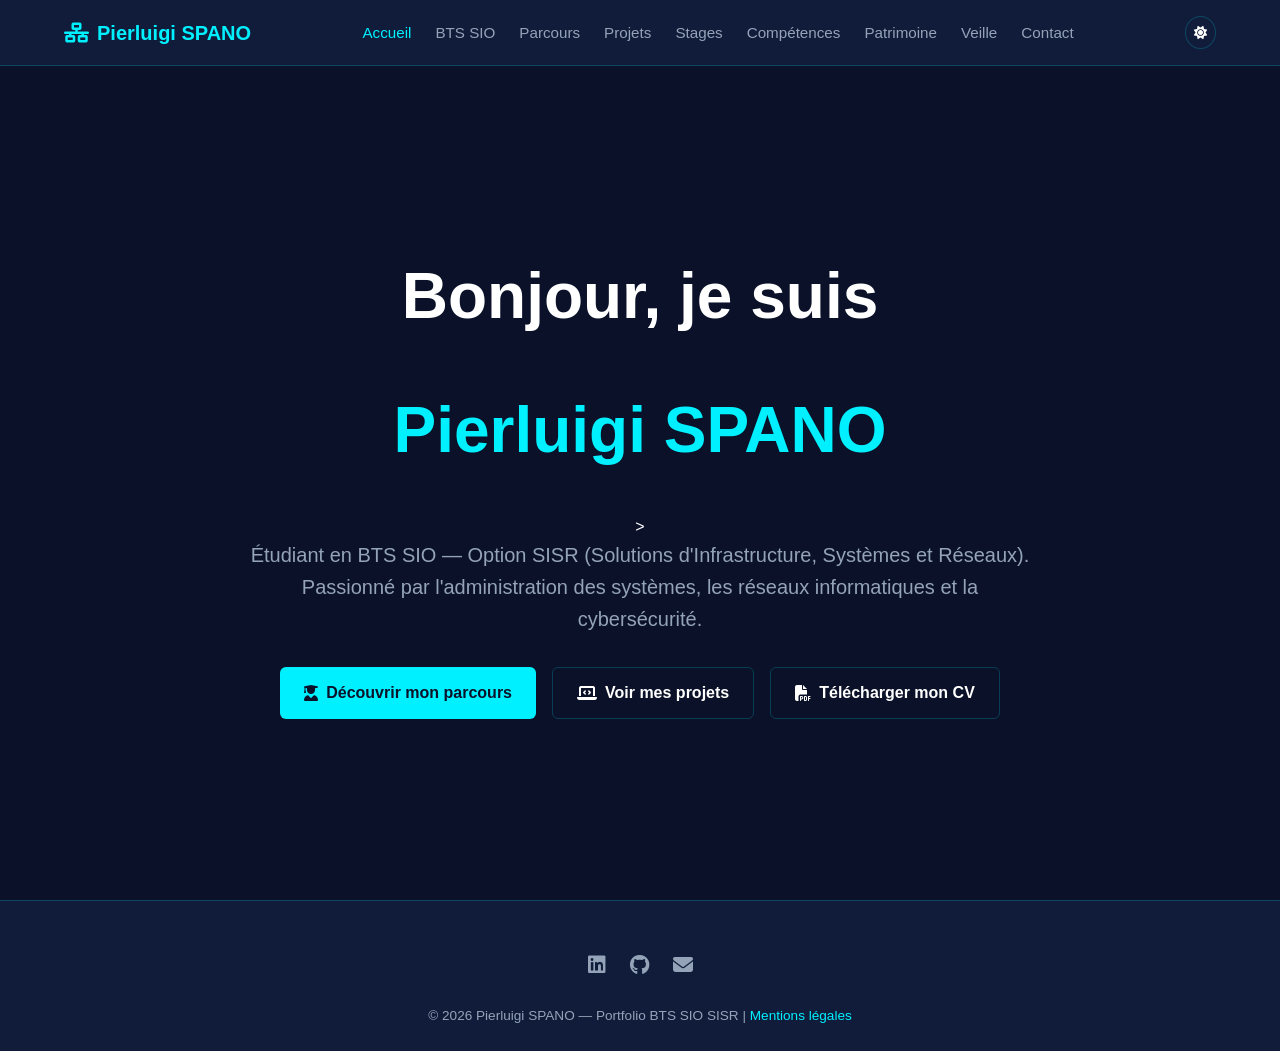
<file: index.html>
<!DOCTYPE html>
<html lang="fr" data-theme="dark">
<head>
    <meta charset="UTF-8">
    <meta name="viewport" content="width=device-width, initial-scale=1.0">
    <meta name="description" content="Portfolio professionnel de Pierluigi SPANO - Étudiant en BTS SIO option SISR.">
    <title>Accueil | Portfolio BTS SIO SISR</title>
    <!-- Font Awesome -->
    <link rel="stylesheet" href="https://cdnjs.cloudflare.com/ajax/libs/font-awesome/6.4.0/css/all.min.css">
    <!-- Styles CSS -->
    <link rel="stylesheet" href="css/style.css">
    <link rel="stylesheet" href="css/responsive.css">
</head>
<body>

    <!-- Header & Navbar -->
    <header>
        <nav class="navbar">
            <a href="index.html" class="nav-brand">
                <i class="fas fa-network-wired"></i> Pierluigi SPANO
            </a>
            <ul class="nav-menu">
                <li><a href="index.html" class="nav-link">Accueil</a></li>
                <li><a href="bts-sio.html" class="nav-link">BTS SIO</a></li>
                <li><a href="parcours.html" class="nav-link">Parcours</a></li>
                <li><a href="projets.html" class="nav-link">Projets</a></li>
                <li><a href="stages.html" class="nav-link">Stages</a></li>
                <li><a href="competences.html" class="nav-link">Compétences</a></li>
                <li><a href="patrimoine.html" class="nav-link">Patrimoine</a></li>
                <li><a href="veille.html" class="nav-link">Veille</a></li>
                <li><a href="contact.html" class="nav-link">Contact</a></li>
            </ul>
            <div class="nav-actions">
                <button class="theme-toggle" aria-label="Changer de thème">
                    <i class="fas fa-sun"></i>
                </button>
                <button class="hamburger" aria-label="Menu mobile">
                    <i class="fas fa-bars"></i>
                </button>
            </div>
        </nav>
    </header>

    <!-- Main Content -->
    <main>
        <section class="hero">
            <div class="hero-content">
                <h1>Bonjour, je suis </h1><p><h1><span>Pierluigi SPANO</span></h1></p>>
                <p>Étudiant en BTS SIO — Option SISR (Solutions d'Infrastructure, Systèmes et Réseaux). Passionné par l'administration des systèmes, les réseaux informatiques et la cybersécurité.</p>
                <div class="hero-buttons">
                    <a href="parcours.html" class="btn btn-primary">
                        <i class="fas fa-user-graduate"></i> Découvrir mon parcours
                    </a>
                    <a href="projets.html" class="btn btn-secondary">
                        <i class="fas fa-laptop-code"></i> Voir mes projets
                    </a>
                    <a href="documents/cv.pdf" target="_blank" class="btn btn-secondary">
                        <i class="fas fa-file-pdf"></i> Télécharger mon CV
                    </a>
                </div>
            </div>
        </section>
    </main>

    <!-- Footer -->
    <footer>
        <div class="footer-content">
            <div class="social-links">
                <a href="[LIEN LINKEDIN]" target="_blank" aria-label="LinkedIn"><i class="fab fa-linkedin"></i></a>
                <a href="[LIEN GITHUB]" target="_blank" aria-label="GitHub"><i class="fab fa-github"></i></a>
                <a href="mailto:[EMAIL]" aria-label="Email"><i class="fas fa-envelope"></i></a>
            </div>
            <p class="legal-notice">© 2026 Pierluigi SPANO — Portfolio BTS SIO SISR | <a href="contact.html" style="color: var(--accent-cyan); text-decoration: none;">Mentions légales</a></p>
        </div>
    </footer>

    <!-- Scripts -->
    <script src="js/main.js"></script>
</body>
</html>
</file>
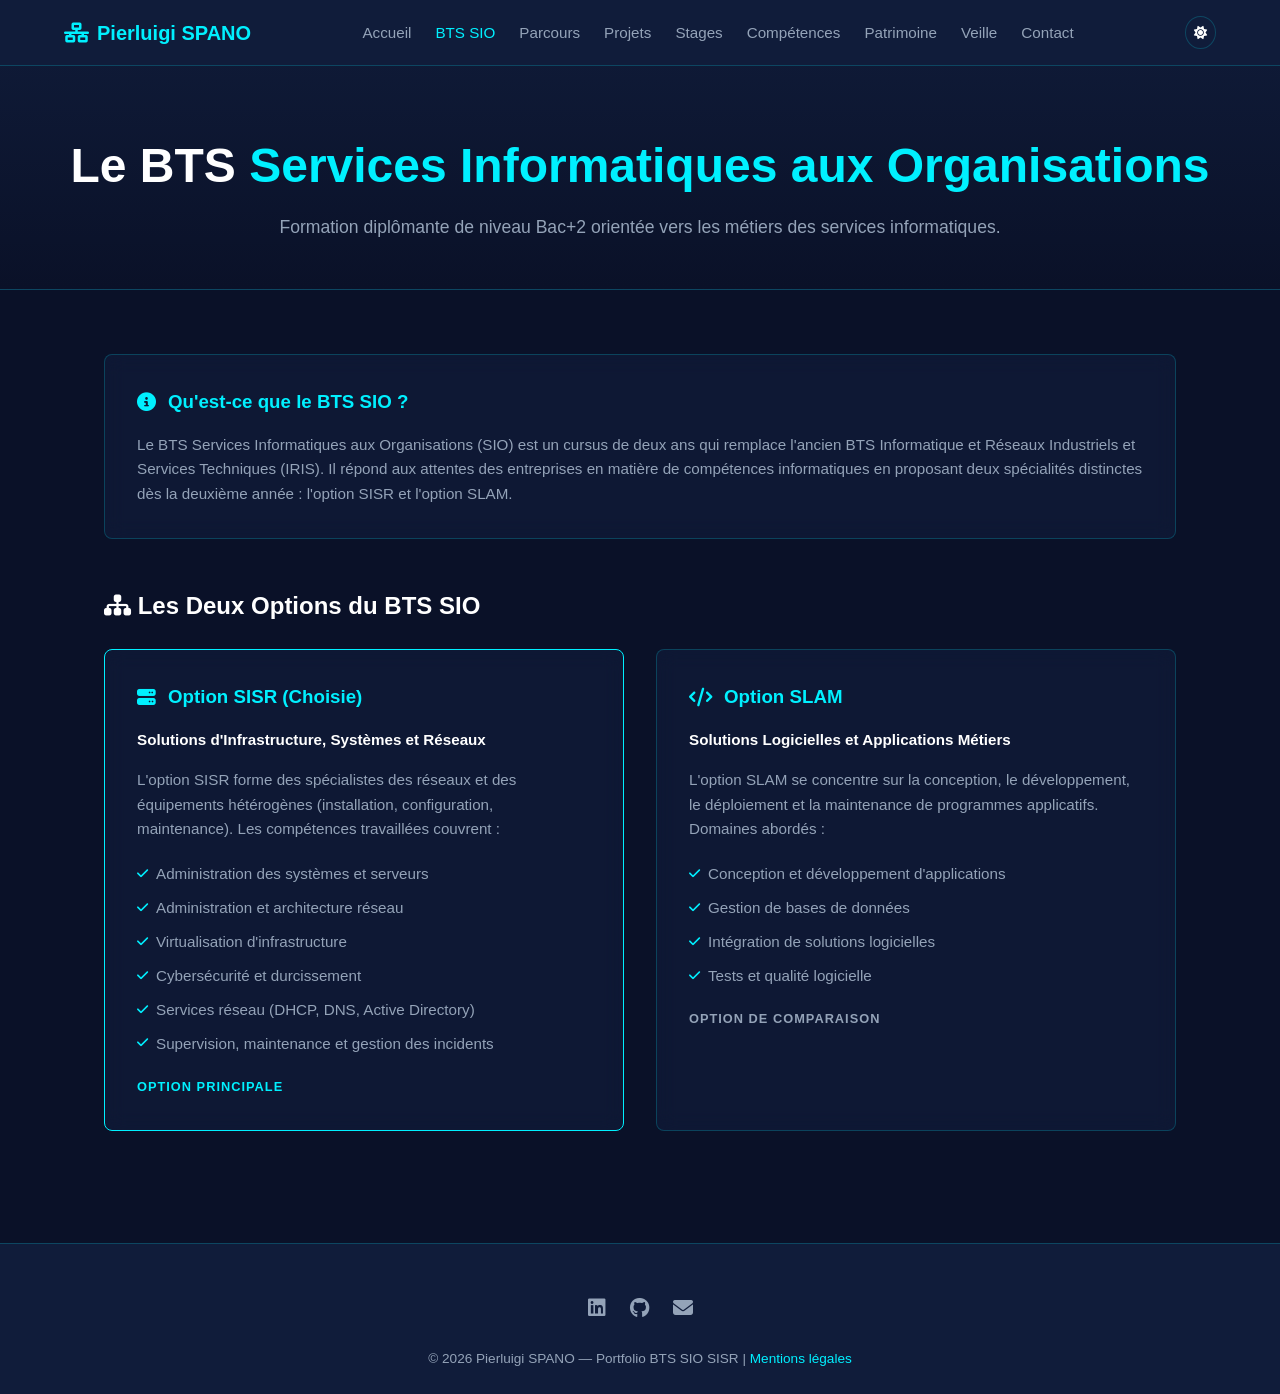
<file: bts-sio.html>
<!DOCTYPE html>
<html lang="fr" data-theme="dark">
<head>
    <meta charset="UTF-8">
    <meta name="viewport" content="width=device-width, initial-scale=1.0">
    <meta name="description" content="Présentation du BTS SIO et de l'option SISR (Solutions d'Infrastructure, Systèmes et Réseaux).">
    <title>BTS SIO | Portfolio BTS SIO SISR</title>
    <link rel="stylesheet" href="https://cdnjs.cloudflare.com/ajax/libs/font-awesome/6.4.0/css/all.min.css">
    <link rel="stylesheet" href="css/style.css">
    <link rel="stylesheet" href="css/responsive.css">
</head>
<body>

    <header>
        <nav class="navbar">
            <a href="index.html" class="nav-brand">
                <i class="fas fa-network-wired"></i> Pierluigi SPANO
            </a>
            <ul class="nav-menu">
                <li><a href="index.html" class="nav-link">Accueil</a></li>
                <li><a href="bts-sio.html" class="nav-link">BTS SIO</a></li>
                <li><a href="parcours.html" class="nav-link">Parcours</a></li>
                <li><a href="projets.html" class="nav-link">Projets</a></li>
                <li><a href="stages.html" class="nav-link">Stages</a></li>
                <li><a href="competences.html" class="nav-link">Compétences</a></li>
                <li><a href="patrimoine.html" class="nav-link">Patrimoine</a></li>
                <li><a href="veille.html" class="nav-link">Veille</a></li>
                <li><a href="contact.html" class="nav-link">Contact</a></li>
            </ul>
            <div class="nav-actions">
                <button class="theme-toggle" aria-label="Changer de thème"><i class="fas fa-sun"></i></button>
                <button class="hamburger" aria-label="Menu mobile"><i class="fas fa-bars"></i></button>
            </div>
        </nav>
    </header>

    <main>
        <section class="page-header">
            <h1>Le BTS <span>Services Informatiques aux Organisations</span></h1>
            <p>Formation diplômante de niveau Bac+2 orientée vers les métiers des services informatiques.</p>
        </section>

        <div class="container">
            <div class="card" style="margin-bottom: 3rem;">
                <h3><i class="fas fa-info-circle"></i> Qu'est-ce que le BTS SIO ?</h3>
                <p>Le BTS Services Informatiques aux Organisations (SIO) est un cursus de deux ans qui remplace l'ancien BTS Informatique et Réseaux Industriels et Services Techniques (IRIS). Il répond aux attentes des entreprises en matière de compétences informatiques en proposant deux spécialités distinctes dès la deuxième année : l'option SISR et l'option SLAM.</p>
            </div>

            <h2 style="margin-bottom: 1.5rem; color: var(--text-primary);"><i class="fas fa-sitemap"></i> Les Deux Options du BTS SIO</h2>
            
            <div class="grid-2" style="margin-bottom: 3rem;">
                <div class="card" style="border-color: var(--accent-cyan);">
                    <h3><i class="fas fa-server"></i> Option SISR (Choisie)</h3>
                    <p style="font-weight: 600; color: var(--text-primary); margin-bottom: 1rem;">Solutions d'Infrastructure, Systèmes et Réseaux</p>
                    <p>L'option SISR forme des spécialistes des réseaux et des équipements hétérogènes (installation, configuration, maintenance). Les compétences travaillées couvrent :</p>
                    <ul>
                        <li><i class="fas fa-check"></i> Administration des systèmes et serveurs</li>
                        <li><i class="fas fa-check"></i> Administration et architecture réseau</li>
                        <li><i class="fas fa-check"></i> Virtualisation d'infrastructure</li>
                        <li><i class="fas fa-check"></i> Cybersécurité et durcissement</li>
                        <li><i class="fas fa-check"></i> Services réseau (DHCP, DNS, Active Directory)</li>
                        <li><i class="fas fa-check"></i> Supervision, maintenance et gestion des incidents</li>
                    </ul>
                    <span class="level-tag">Option Principale</span>
                </div>

                <div class="card">
                    <h3><i class="fas fa-code"></i> Option SLAM</h3>
                    <p style="font-weight: 600; color: var(--text-primary); margin-bottom: 1rem;">Solutions Logicielles et Applications Métiers</p>
                    <p>L'option SLAM se concentre sur la conception, le développement, le déploiement et la maintenance de programmes applicatifs. Domaines abordés :</p>
                    <ul>
                        <li><i class="fas fa-check"></i> Conception et développement d'applications</li>
                        <li><i class="fas fa-check"></i> Gestion de bases de données</li>
                        <li><i class="fas fa-check"></i> Intégration de solutions logicielles</li>
                        <li><i class="fas fa-check"></i> Tests et qualité logicielle</li>
                    </ul>
                    <span class="level-tag" style="color: var(--text-secondary);">Option de Comparaison</span>
                </div>
            </div>
        </div>
    </main>

    <footer>
        <div class="footer-content">
            <div class="social-links">
                <a href="[LIEN LINKEDIN]" target="_blank" aria-label="LinkedIn"><i class="fab fa-linkedin"></i></a>
                <a href="[LIEN GITHUB]" target="_blank" aria-label="GitHub"><i class="fab fa-github"></i></a>
                <a href="mailto:[EMAIL]" aria-label="Email"><i class="fas fa-envelope"></i></a>
            </div>
            <p class="legal-notice">© 2026 Pierluigi SPANO — Portfolio BTS SIO SISR | <a href="contact.html" style="color: var(--accent-cyan); text-decoration: none;">Mentions légales</a></p>
        </div>
    </footer>

    <script src="js/main.js"></script>
</body>
</html>
</file>
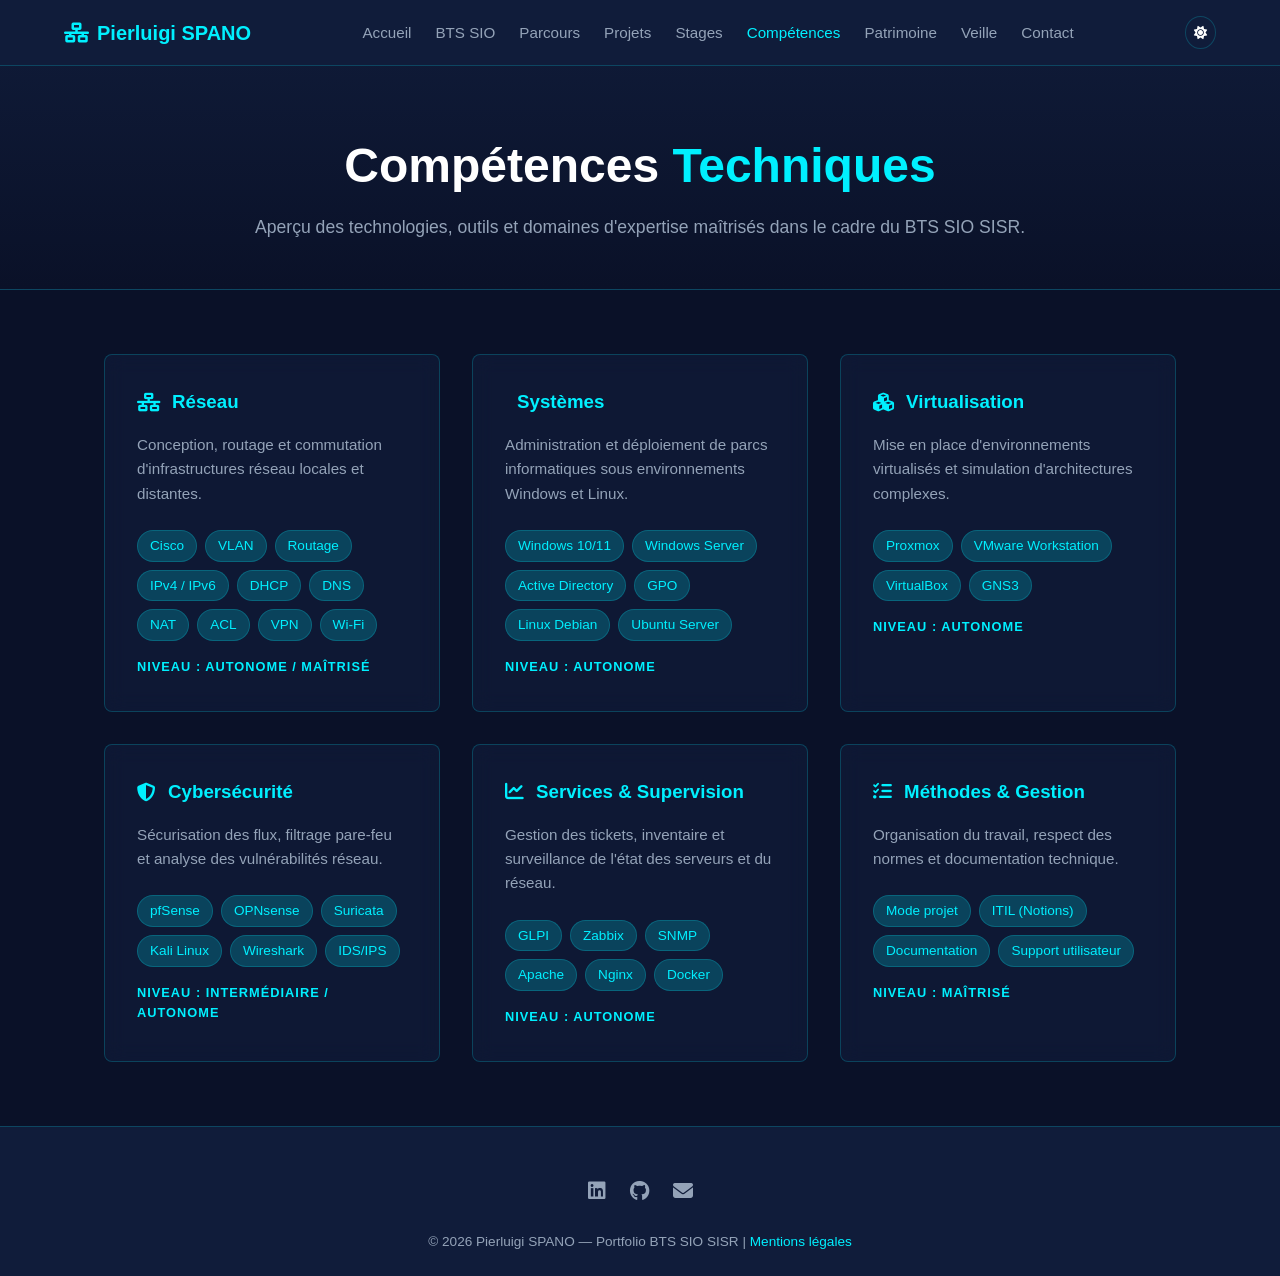
<file: competences.html>
<!DOCTYPE html>
<html lang="fr" data-theme="dark">
<head>
    <meta charset="UTF-8">
    <meta name="viewport" content="width=device-width, initial-scale=1.0">
    <meta name="description" content="Compétences techniques et professionnelles en administration systèmes et réseaux (SISR).">
    <title>Compétences | Portfolio BTS SIO SISR</title>
    <link rel="stylesheet" href="https://cdnjs.cloudflare.com/ajax/libs/font-awesome/6.4.0/css/all.min.css">
    <link rel="stylesheet" href="css/style.css">
    <link rel="stylesheet" href="css/responsive.css">
</head>
<body>

    <header>
        <nav class="navbar">
            <a href="index.html" class="nav-brand">
                <i class="fas fa-network-wired"></i> Pierluigi SPANO
            </a>
            <ul class="nav-menu">
                <li><a href="index.html" class="nav-link">Accueil</a></li>
                <li><a href="bts-sio.html" class="nav-link">BTS SIO</a></li>
                <li><a href="parcours.html" class="nav-link">Parcours</a></li>
                <li><a href="projets.html" class="nav-link">Projets</a></li>
                <li><a href="stages.html" class="nav-link">Stages</a></li>
                <li><a href="competences.html" class="nav-link">Compétences</a></li>
                <li><a href="patrimoine.html" class="nav-link">Patrimoine</a></li>
                <li><a href="veille.html" class="nav-link">Veille</a></li>
                <li><a href="contact.html" class="nav-link">Contact</a></li>
            </ul>
            <div class="nav-actions">
                <button class="theme-toggle" aria-label="Changer de thème"><i class="fas fa-sun"></i></button>
                <button class="hamburger" aria-label="Menu mobile"><i class="fas fa-bars"></i></button>
            </div>
        </nav>
    </header>

    <main>
        <section class="page-header">
            <h1>Compétences <span>Techniques</span></h1>
            <p>Aperçu des technologies, outils et domaines d'expertise maîtrisés dans le cadre du BTS SIO SISR.</p>
        </section>

        <div class="container">
            <div class="grid-3">
                <!-- Réseau -->
                <div class="card">
                    <h3><i class="fas fa-network-wired"></i> Réseau</h3>
                    <p>Conception, routage et commutation d'infrastructures réseau locales et distantes.</p>
                    <div class="badge-container">
                        <span class="badge">Cisco</span>
                        <span class="badge">VLAN</span>
                        <span class="badge">Routage</span>
                        <span class="badge">IPv4 / IPv6</span>
                        <span class="badge">DHCP</span>
                        <span class="badge">DNS</span>
                        <span class="badge">NAT</span>
                        <span class="badge">ACL</span>
                        <span class="badge">VPN</span>
                        <span class="badge">Wi-Fi</span>
                    </div>
                    <span class="level-tag">Niveau : Autonome / Maîtrisé</span>
                </div>

                <!-- Systèmes -->
                <div class="card">
                    <h3><i class="fas server"></i> Systèmes</h3>
                    <p>Administration et déploiement de parcs informatiques sous environnements Windows et Linux.</p>
                    <div class="badge-container">
                        <span class="badge">Windows 10/11</span>
                        <span class="badge">Windows Server</span>
                        <span class="badge">Active Directory</span>
                        <span class="badge">GPO</span>
                        <span class="badge">Linux Debian</span>
                        <span class="badge">Ubuntu Server</span>
                    </div>
                    <span class="level-tag">Niveau : Autonome</span>
                </div>

                <!-- Virtualisation -->
                <div class="card">
                    <h3><i class="fas fa-cubes"></i> Virtualisation</h3>
                    <p>Mise en place d'environnements virtualisés et simulation d'architectures complexes.</p>
                    <div class="badge-container">
                        <span class="badge">Proxmox</span>
                        <span class="badge">VMware Workstation</span>
                        <span class="badge">VirtualBox</span>
                        <span class="badge">GNS3</span>
                    </div>
                    <span class="level-tag">Niveau : Autonome</span>
                </div>

                <!-- Cybersécurité -->
                <div class="card">
                    <h3><i class="fas fa-shield-alt"></i> Cybersécurité</h3>
                    <p>Sécurisation des flux, filtrage pare-feu et analyse des vulnérabilités réseau.</p>
                    <div class="badge-container">
                        <span class="badge">pfSense</span>
                        <span class="badge">OPNsense</span>
                        <span class="badge">Suricata</span>
                        <span class="badge">Kali Linux</span>
                        <span class="badge">Wireshark</span>
                        <span class="badge">IDS/IPS</span>
                    </div>
                    <span class="level-tag">Niveau : Intermédiaire / Autonome</span>
                </div>

                <!-- Services et supervision -->
                <div class="card">
                    <h3><i class="fas fa-chart-line"></i> Services & Supervision</h3>
                    <p>Gestion des tickets, inventaire et surveillance de l'état des serveurs et du réseau.</p>
                    <div class="badge-container">
                        <span class="badge">GLPI</span>
                        <span class="badge">Zabbix</span>
                        <span class="badge">SNMP</span>
                        <span class="badge">Apache</span>
                        <span class="badge">Nginx</span>
                        <span class="badge">Docker</span>
                    </div>
                    <span class="level-tag">Niveau : Autonome</span>
                </div>

                <!-- Méthodes & Projets -->
                <div class="card">
                    <h3><i class="fas fa-tasks"></i> Méthodes & Gestion</h3>
                    <p>Organisation du travail, respect des normes et documentation technique.</p>
                    <div class="badge-container">
                        <span class="badge">Mode projet</span>
                        <span class="badge">ITIL (Notions)</span>
                        <span class="badge">Documentation</span>
                        <span class="badge">Support utilisateur</span>
                    </div>
                    <span class="level-tag">Niveau : Maîtrisé</span>
                </div>
            </div>
        </div>
    </main>

    <footer>
        <div class="footer-content">
            <div class="social-links">
                <a href="[LIEN LINKEDIN]" target="_blank" aria-label="LinkedIn"><i class="fab fa-linkedin"></i></a>
                <a href="[LIEN GITHUB]" target="_blank" aria-label="GitHub"><i class="fab fa-github"></i></a>
                <a href="mailto:[EMAIL]" aria-label="Email"><i class="fas fa-envelope"></i></a>
            </div>
            <p class="legal-notice">© 2026 Pierluigi SPANO — Portfolio BTS SIO SISR | <a href="contact.html" style="color: var(--accent-cyan); text-decoration: none;">Mentions légales</a></p>
        </div>
    </footer>

    <script src="js/main.js"></script>
</body>
</html>
</file>
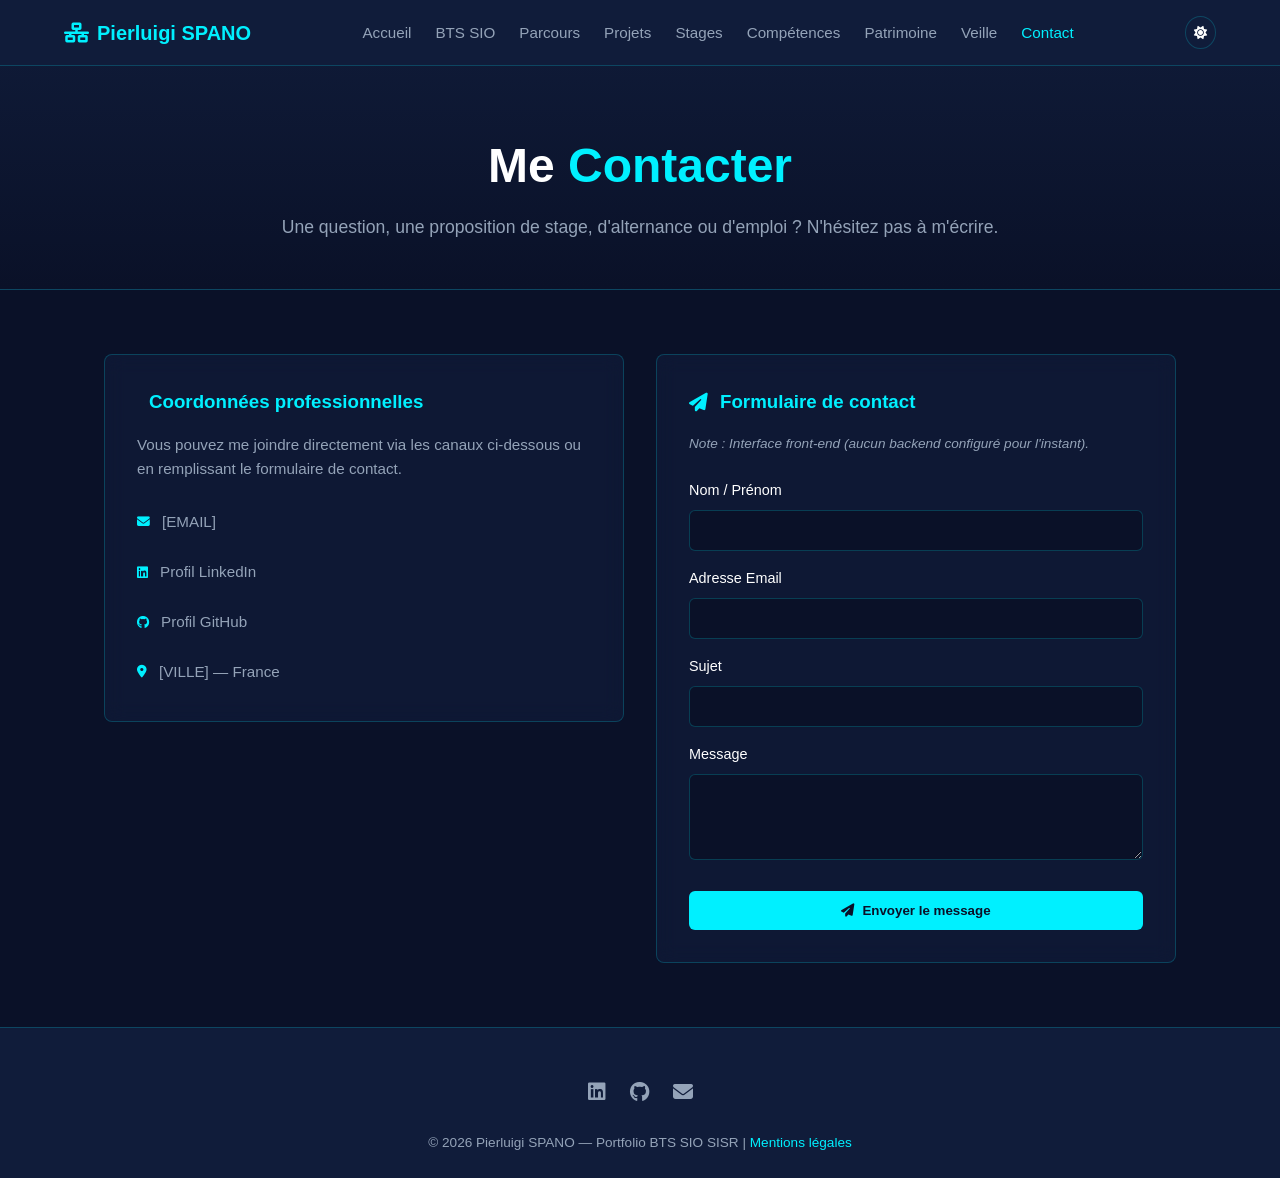
<file: contact.html>
<!DOCTYPE html>
<html lang="fr" data-theme="dark">
<head>
    <meta charset="UTF-8">
    <meta name="viewport" content="width=device-width, initial-scale=1.0">
    <meta name="description" content="Contactez [PRÉNOM] [NOM], étudiant en BTS SIO option SISR, pour une opportunité de stage, d'alternance ou d'emploi.">
    <title>Contact | Portfolio BTS SIO SISR</title>
    <link rel="stylesheet" href="https://cdnjs.cloudflare.com/ajax/libs/font-awesome/6.4.0/css/all.min.css">
    <link rel="stylesheet" href="css/style.css">
    <link rel="stylesheet" href="css/responsive.css">
</head>
<body>

    <header>
        <nav class="navbar">
            <a href="index.html" class="nav-brand">
                <i class="fas fa-network-wired"></i> Pierluigi SPANO
            </a>
            <ul class="nav-menu">
                <li><a href="index.html" class="nav-link">Accueil</a></li>
                <li><a href="bts-sio.html" class="nav-link">BTS SIO</a></li>
                <li><a href="parcours.html" class="nav-link">Parcours</a></li>
                <li><a href="projets.html" class="nav-link">Projets</a></li>
                <li><a href="stages.html" class="nav-link">Stages</a></li>
                <li><a href="competences.html" class="nav-link">Compétences</a></li>
                <li><a href="patrimoine.html" class="nav-link">Patrimoine</a></li>
                <li><a href="veille.html" class="nav-link">Veille</a></li>
                <li><a href="contact.html" class="nav-link">Contact</a></li>
            </ul>
            <div class="nav-actions">
                <button class="theme-toggle" aria-label="Changer de thème"><i class="fas fa-sun"></i></button>
                <button class="hamburger" aria-label="Menu mobile"><i class="fas fa-bars"></i></button>
            </div>
        </nav>
    </header>

    <main>
        <section class="page-header">
            <h1>Me <span>Contacter</span></h1>
            <p>Une question, une proposition de stage, d'alternance ou d'emploi ? N'hésitez pas à m'écrire.</p>
        </section>

        <div class="container">
            <div class="grid-2" style="align-items: start;">
                <!-- Coordonnées et réseaux -->
                <div class="card">
                    <h3><i class="fas id-card"></i> Coordonnées professionnelles</h3>
                    <p style="margin-bottom: 1.5rem;">Vous pouvez me joindre directement via les canaux ci-dessous ou en remplissant le formulaire de contact.</p>
                    
                    <ul style="list-style: none; padding: 0;">
                        <li style="margin-bottom: 1rem; display: flex; align-items: center; gap: 0.75rem;">
                            <i class="fas fa-envelope" style="color: var(--accent-cyan);"></i>
                            <a href="mailto:[EMAIL]" style="color: var(--text-secondary); text-decoration: none;">[EMAIL]</a>
                        </li>
                        <li style="margin-bottom: 1rem; display: flex; align-items: center; gap: 0.75rem;">
                            <i class="fab fa-linkedin" style="color: var(--accent-cyan);"></i>
                            <a href="[LIEN LINKEDIN]" target="_blank" style="color: var(--text-secondary); text-decoration: none;">Profil LinkedIn</a>
                        </li>
                        <li style="margin-bottom: 1rem; display: flex; align-items: center; gap: 0.75rem;">
                            <i class="fab fa-github" style="color: var(--accent-cyan);"></i>
                            <a href="https://luigi59770.github.io/pierluigi-spano-portfolio-sisr.github.io/bts-sio.html" target="_blank" style="color: var(--text-secondary); text-decoration: none;">Profil GitHub</a>
                        </li>
                        <li style="display: flex; align-items: center; gap: 0.75rem;">
                            <i class="fas fa-map-marker-alt" style="color: var(--accent-cyan);"></i>
                            <span style="color: var(--text-secondary);">[VILLE] — France</span>
                        </li>
                    </ul>
                </div>

                <!-- Formulaire Front-End -->
                <div class="card">
                    <h3><i class="fas fa-paper-plane"></i> Formulaire de contact</h3>
                    <p style="font-size: 0.85rem; color: var(--text-secondary); margin-bottom: 1.5rem; font-style: italic;">
                        Note : Interface front-end (aucun backend configuré pour l'instant).
                    </p>

                    <form id="contact-form" onsubmit="event.preventDefault(); alert('Message simulé envoyé avec succès ! (Interface front-end)');">
                        <div style="margin-bottom: 1rem;">
                            <label for="nom" style="display: block; margin-bottom: 0.5rem; color: var(--text-primary); font-size: 0.9rem;">Nom / Prénom</label>
                            <input type="text" id="nom" name="nom" required style="width: 100%; padding: 0.75rem; background-color: var(--bg-primary); border: 1px solid var(--border-color); border-radius: 0.375rem; color: var(--text-primary);">
                        </div>
                        <div style="margin-bottom: 1rem;">
                            <label for="email" style="display: block; margin-bottom: 0.5rem; color: var(--text-primary); font-size: 0.9rem;">Adresse Email</label>
                            <input type="email" id="email" name="email" required style="width: 100%; padding: 0.75rem; background-color: var(--bg-primary); border: 1px solid var(--border-color); border-radius: 0.375rem; color: var(--text-primary);">
                        </div>
                        <div style="margin-bottom: 1rem;">
                            <label for="sujet" style="display: block; margin-bottom: 0.5rem; color: var(--text-primary); font-size: 0.9rem;">Sujet</label>
                            <input type="text" id="sujet" name="sujet" required style="width: 100%; padding: 0.75rem; background-color: var(--bg-primary); border: 1px solid var(--border-color); border-radius: 0.375rem; color: var(--text-primary);">
                        </div>
                        <div style="margin-bottom: 1.5rem;">
                            <label for="message" style="display: block; margin-bottom: 0.5rem; color: var(--text-primary); font-size: 0.9rem;">Message</label>
                            <textarea id="message" name="message" rows="4" required style="width: 100%; padding: 0.75rem; background-color: var(--bg-primary); border: 1px solid var(--border-color); border-radius: 0.375rem; color: var(--text-primary); resize: vertical;"></textarea>
                        </div>
                        <button type="submit" class="btn btn-primary" style="width: 100%; justify-content: center;">
                            <i class="fas fa-paper-plane"></i> Envoyer le message
                        </button>
                    </form>
                </div>
            </div>
        </div>
    </main>

    <footer>
        <div class="footer-content">
            <div class="social-links">
                <a href="[LIEN LINKEDIN]" target="_blank" aria-label="LinkedIn"><i class="fab fa-linkedin"></i></a>
                <a href="[LIEN GITHUB]" target="_blank" aria-label="GitHub"><i class="fab fa-github"></i></a>
                <a href="mailto:[EMAIL]" aria-label="Email"><i class="fas fa-envelope"></i></a>
            </div>
            <p class="legal-notice">© 2026 Pierluigi SPANO — Portfolio BTS SIO SISR | <a href="contact.html" style="color: var(--accent-cyan); text-decoration: none;">Mentions légales</a></p>
        </div>
    </footer>

    <script src="js/main.js"></script>
</body>
</html>
</file>
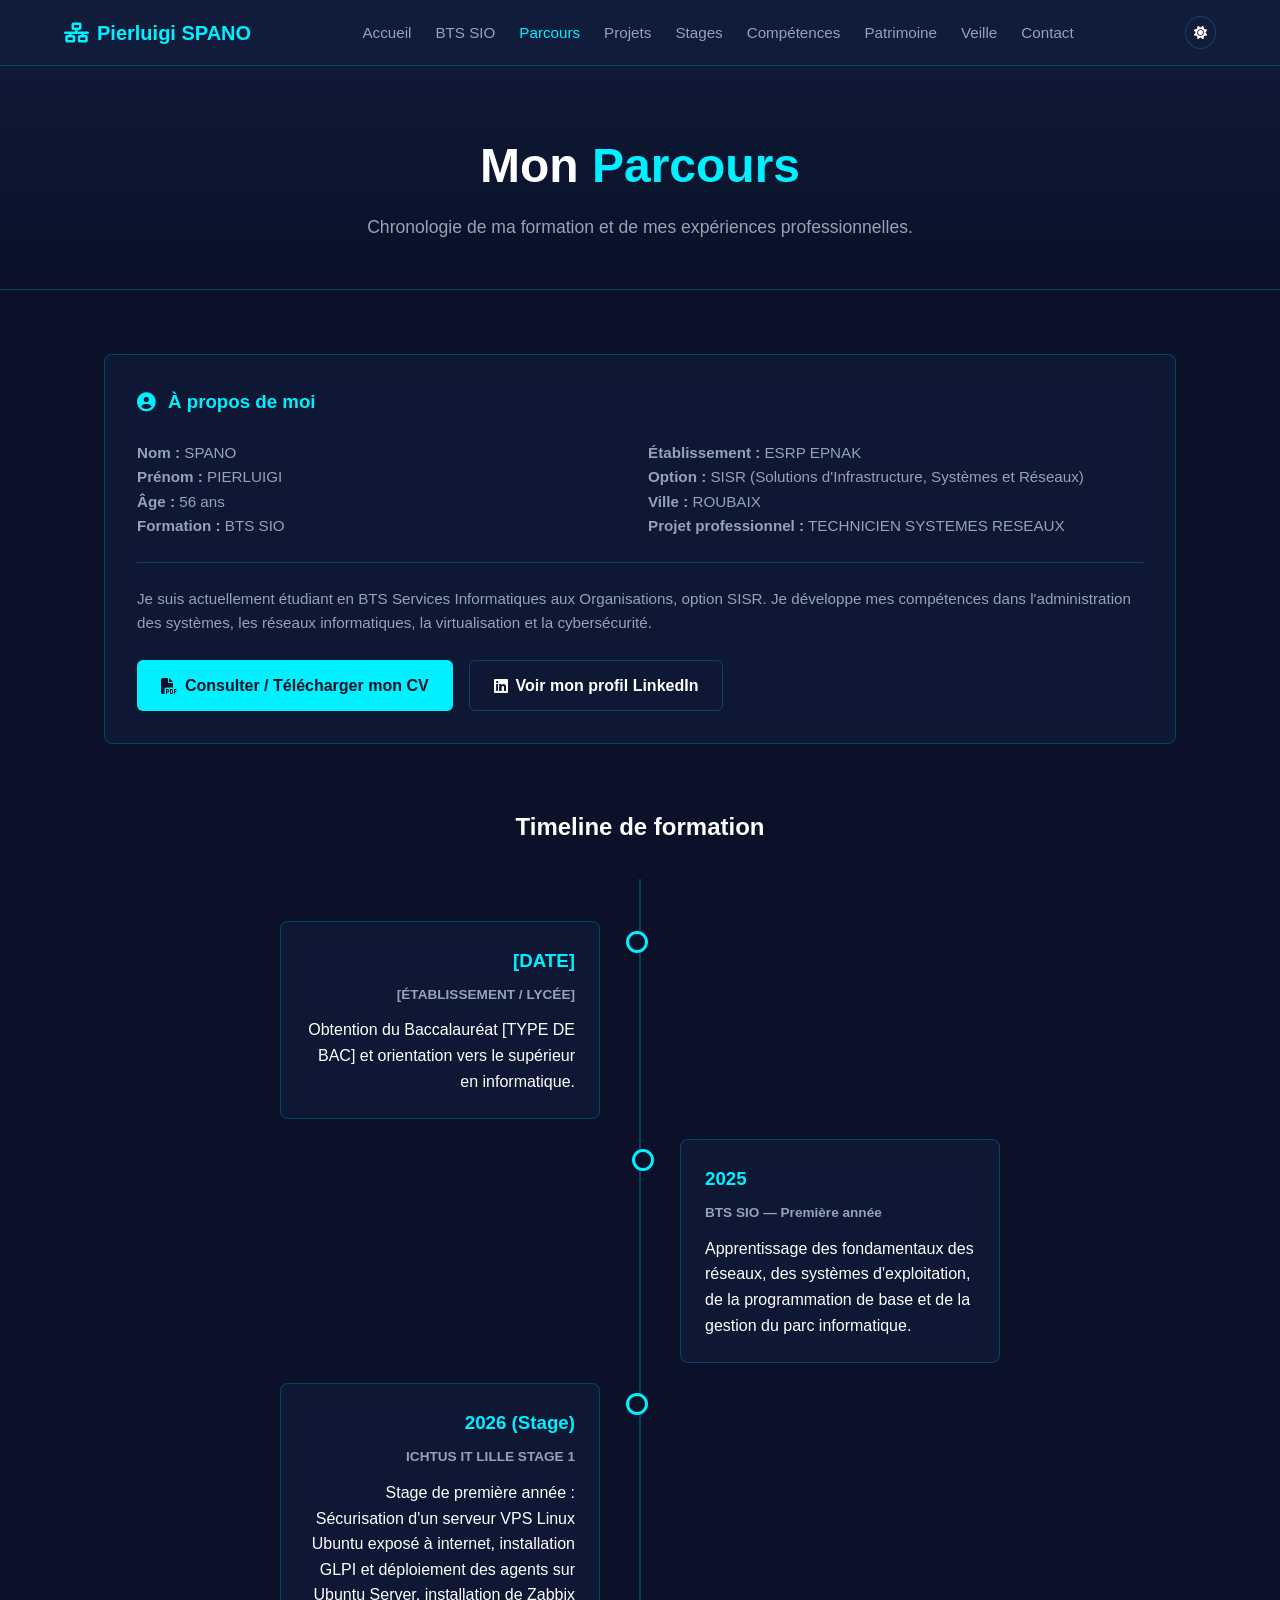
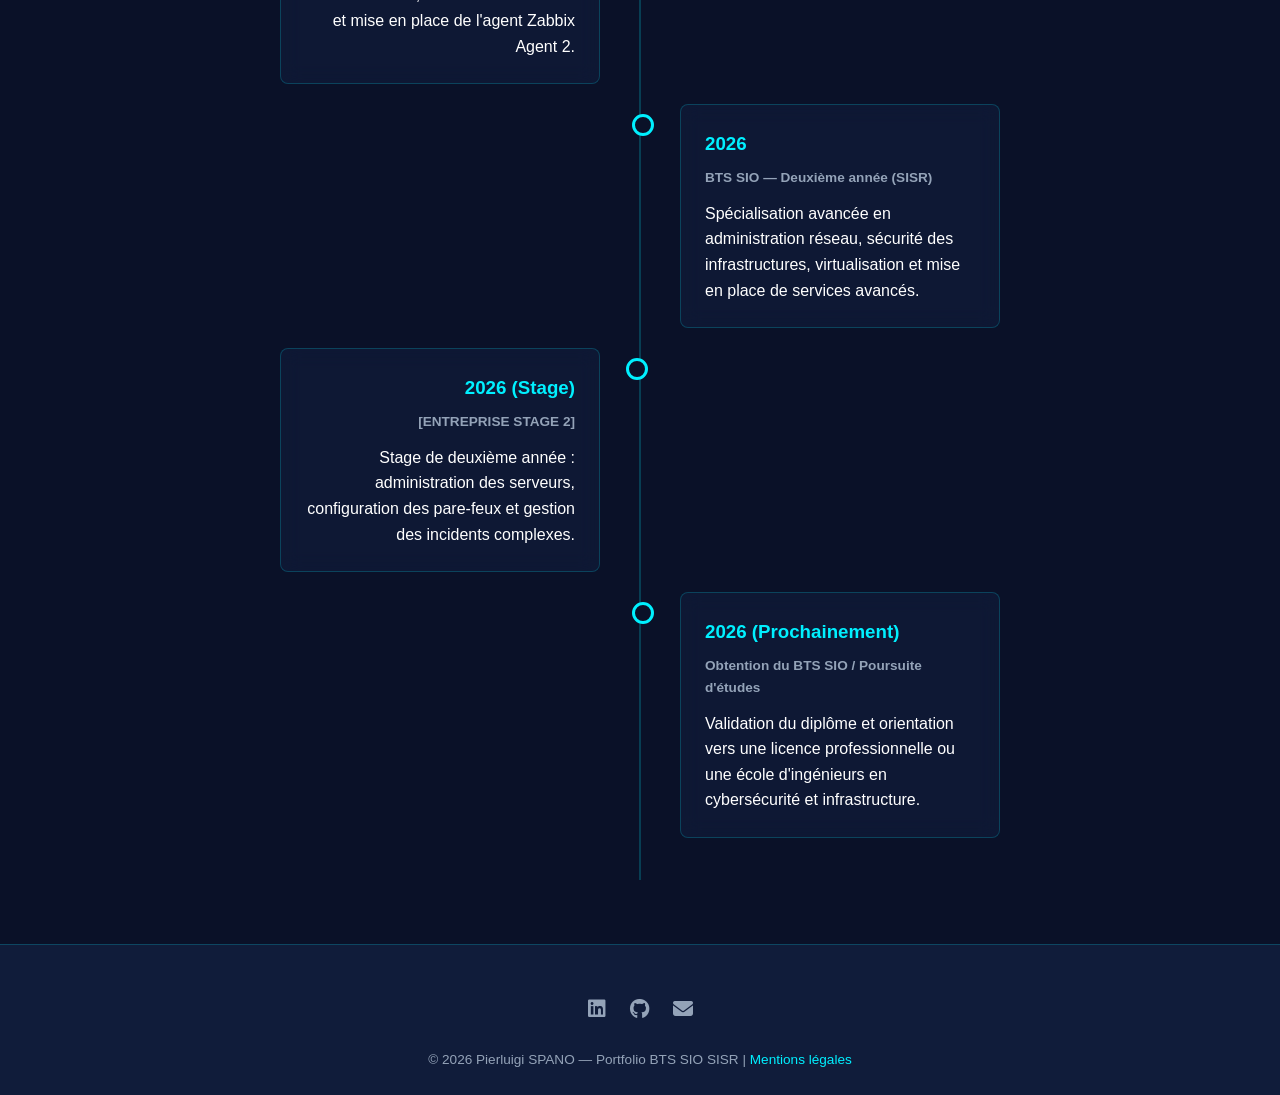
<file: parcours.html>
<!DOCTYPE html>
<html lang="fr" data-theme="dark">
<head>
    <meta charset="UTF-8">
    <meta name="viewport" content="width=device-width, initial-scale=1.0">
    <meta name="description" content="Parcours académique et professionnel de [PRÉNOM] [NOM], étudiant en BTS SIO SISR.">
    <title>Parcours | Portfolio BTS SIO SISR</title>
    <link rel="stylesheet" href="https://cdnjs.cloudflare.com/ajax/libs/font-awesome/6.4.0/css/all.min.css">
    <link rel="stylesheet" href="css/style.css">
    <link rel="stylesheet" href="css/responsive.css">
</head>
<body>

    <header>
        <nav class="navbar">
            <a href="index.html" class="nav-brand">
                <i class="fas fa-network-wired"></i> Pierluigi SPANO
            </a>
            <ul class="nav-menu">
                <li><a href="index.html" class="nav-link">Accueil</a></li>
                <li><a href="bts-sio.html" class="nav-link">BTS SIO</a></li>
                <li><a href="parcours.html" class="nav-link">Parcours</a></li>
                <li><a href="projets.html" class="nav-link">Projets</a></li>
                <li><a href="stages.html" class="nav-link">Stages</a></li>
                <li><a href="competences.html" class="nav-link">Compétences</a></li>
                <li><a href="patrimoine.html" class="nav-link">Patrimoine</a></li>
                <li><a href="veille.html" class="nav-link">Veille</a></li>
                <li><a href="contact.html" class="nav-link">Contact</a></li>
            </ul>
            <div class="nav-actions">
                <button class="theme-toggle" aria-label="Changer de thème"><i class="fas fa-sun"></i></button>
                <button class="hamburger" aria-label="Menu mobile"><i class="fas fa-bars"></i></button>
            </div>
        </nav>
    </header>

    <main>
        <section class="page-header">
            <h1>Mon <span>Parcours</span></h1>
            <p>Chronologie de ma formation et de mes expériences professionnelles.</p>
        </section>

        <div class="container">
            <!-- Profil À propos -->
            <div class="card" style="margin-bottom: 4rem;">
                <h3><i class="fas fa-user-circle"></i> À propos de moi</h3>
                <div class="grid-2" style="margin-top: 1.5rem; gap: 1rem;">
                    <div>
                        <p><strong>Nom :</strong> SPANO</p>
                        <p><strong>Prénom :</strong> PIERLUIGI</p>
                        <p><strong>Âge :</strong> 56 ans</p>
                        <p><strong>Formation :</strong> BTS SIO</p>
                    </div>
                    <div>
                        <p><strong>Établissement :</strong> ESRP EPNAK</p>
                        <p><strong>Option :</strong> SISR (Solutions d'Infrastructure, Systèmes et Réseaux)</p>
                        <p><strong>Ville :</strong> ROUBAIX</p>
                        <p><strong>Projet professionnel :</strong> TECHNICIEN SYSTEMES RESEAUX</p>
                    </div>
                </div>
                <div style="margin-top: 1.5rem; padding-top: 1.5rem; border-top: 1px solid var(--border-color);">
                    <p>Je suis actuellement étudiant en BTS Services Informatiques aux Organisations, option SISR. Je développe mes compétences dans l'administration des systèmes, les réseaux informatiques, la virtualisation et la cybersécurité.</p>
                </div>
                <div style="margin-top: 1.5rem; display: flex; gap: 1rem; flex-wrap: wrap;">
                    <a href="documents/cv.pdf" target="_blank" class="btn btn-primary"><i class="fas fa-file-pdf"></i> Consulter / Télécharger mon CV</a>
                    <a href="[LIEN LINKEDIN]" target="_blank" class="btn btn-secondary"><i class="fab fa-linkedin"></i> Voir mon profil LinkedIn</a>
                </div>
            </div>

            <h2 style="text-align: center; margin-bottom: 2rem; color: var(--text-primary);">Timeline de formation</h2>

            <!-- Timeline -->
            <div class="timeline">
                <div class="timeline-item left">
                    <div class="timeline-content">
                        <h3>[DATE]</h3>
                        <span>[ÉTABLISSEMENT / LYCÉE]</span>
                        <p>Obtention du Baccalauréat [TYPE DE BAC] et orientation vers le supérieur en informatique.</p>
                    </div>
                </div>
                <div class="timeline-item right">
                    <div class="timeline-content">
                        <h3>2025</h3>
                        <span>BTS SIO — Première année</span>
                        <p>Apprentissage des fondamentaux des réseaux, des systèmes d'exploitation, de la programmation de base et de la gestion du parc informatique.</p>
                    </div>
                </div>
                <div class="timeline-item left">
                    <div class="timeline-content">
                        <h3>2026 (Stage)</h3>
                        <span>ICHTUS IT LILLE STAGE 1</span>
                        <p>Stage de première année : Sécurisation d'un serveur VPS Linux Ubuntu exposé à internet, installation GLPI et déploiement des agents sur Ubuntu Server, installation de Zabbix et mise en place de l'agent Zabbix Agent 2.</p>
                    </div>
                </div>
                <div class="timeline-item right">
                    <div class="timeline-content">
                        <h3>2026</h3>
                        <span>BTS SIO — Deuxième année (SISR)</span>
                        <p>Spécialisation avancée en administration réseau, sécurité des infrastructures, virtualisation et mise en place de services avancés.</p>
                    </div>
                </div>
                <div class="timeline-item left">
                    <div class="timeline-content">
                        <h3>2026 (Stage)</h3>
                        <span>[ENTREPRISE STAGE 2]</span>
                        <p>Stage de deuxième année : administration des serveurs, configuration des pare-feux et gestion des incidents complexes.</p>
                    </div>
                </div>
                <div class="timeline-item right">
                    <div class="timeline-content">
                        <h3>2026 (Prochainement)</h3>
                        <span>Obtention du BTS SIO / Poursuite d'études</span>
                        <p>Validation du diplôme et orientation vers une licence professionnelle ou une école d'ingénieurs en cybersécurité et infrastructure.</p>
                    </div>
                </div>
            </div>
        </div>
    </main>

    <footer>
        <div class="footer-content">
            <div class="social-links">
                <a href="[LIEN LINKEDIN]" target="_blank" aria-label="LinkedIn"><i class="fab fa-linkedin"></i></a>
                <a href="[LIEN GITHUB]" target="_blank" aria-label="GitHub"><i class="fab fa-github"></i></a>
                <a href="mailto:[EMAIL]" aria-label="Email"><i class="fas fa-envelope"></i></a>
            </div>
            <p class="legal-notice">© 2026 Pierluigi SPANO — Portfolio BTS SIO SISR | <a href="contact.html" style="color: var(--accent-cyan); text-decoration: none;">Mentions légales</a></p>
        </div>
    </footer>

    <script src="js/main.js"></script>
</body>
</html>
</file>
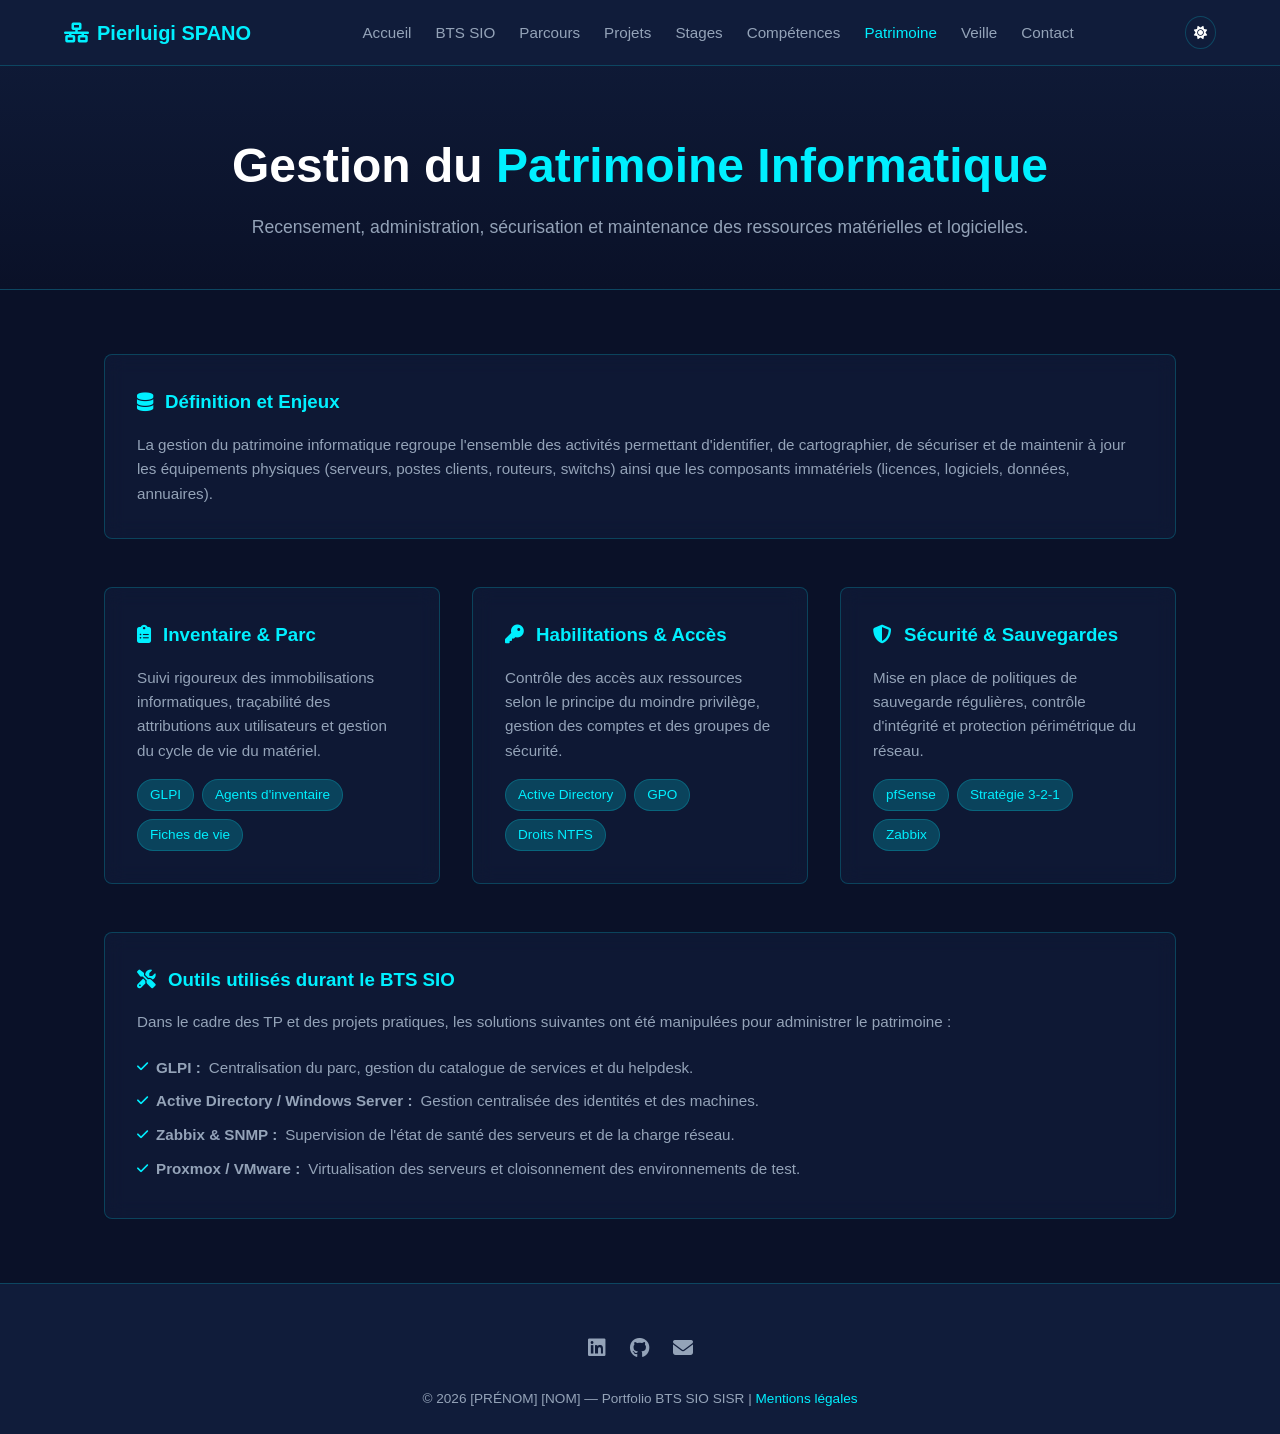
<file: patrimoine.html>
<!DOCTYPE html>
<html lang="fr" data-theme="dark">
<head>
    <meta charset="UTF-8">
    <meta name="viewport" content="width=device-width, initial-scale=1.0">
    <meta name="description" content="Gestion du patrimoine informatique : inventaire, parc, licences et sécurité en BTS SIO SISR.">
    <title>Patrimoine Informatique | Portfolio BTS SIO SISR</title>
    <link rel="stylesheet" href="https://cdnjs.cloudflare.com/ajax/libs/font-awesome/6.4.0/css/all.min.css">
    <link rel="stylesheet" href="css/style.css">
    <link rel="stylesheet" href="css/responsive.css">
</head>
<body>

    <header>
        <nav class="navbar">
            <a href="index.html" class="nav-brand">
                <i class="fas fa-network-wired"></i> Pierluigi SPANO
            </a>
            <ul class="nav-menu">
                <li><a href="index.html" class="nav-link">Accueil</a></li>
                <li><a href="bts-sio.html" class="nav-link">BTS SIO</a></li>
                <li><a href="parcours.html" class="nav-link">Parcours</a></li>
                <li><a href="projets.html" class="nav-link">Projets</a></li>
                <li><a href="stages.html" class="nav-link">Stages</a></li>
                <li><a href="competences.html" class="nav-link">Compétences</a></li>
                <li><a href="patrimoine.html" class="nav-link">Patrimoine</a></li>
                <li><a href="veille.html" class="nav-link">Veille</a></li>
                <li><a href="contact.html" class="nav-link">Contact</a></li>
            </ul>
            <div class="nav-actions">
                <button class="theme-toggle" aria-label="Changer de thème"><i class="fas fa-sun"></i></button>
                <button class="hamburger" aria-label="Menu mobile"><i class="fas fa-bars"></i></button>
            </div>
        </nav>
    </header>

    <main>
        <section class="page-header">
            <h1>Gestion du <span>Patrimoine Informatique</span></h1>
            <p>Recensement, administration, sécurisation et maintenance des ressources matérielles et logicielles.</p>
        </section>

        <div class="container">
            <div class="card" style="margin-bottom: 3rem;">
                <h3><i class="fas fa-database"></i> Définition et Enjeux</h3>
                <p>La gestion du patrimoine informatique regroupe l'ensemble des activités permettant d'identifier, de cartographier, de sécuriser et de maintenir à jour les équipements physiques (serveurs, postes clients, routeurs, switchs) ainsi que les composants immatériels (licences, logiciels, données, annuaires).</p>
            </div>

            <div class="grid-3" style="margin-bottom: 3rem;">
                <div class="card">
                    <h3><i class="fas fa-clipboard-list"></i> Inventaire & Parc</h3>
                    <p>Suivi rigoureux des immobilisations informatiques, traçabilité des attributions aux utilisateurs et gestion du cycle de vie du matériel.</p>
                    <div class="badge-container" style="margin-top: 1rem;">
                        <span class="badge">GLPI</span>
                        <span class="badge">Agents d'inventaire</span>
                        <span class="badge">Fiches de vie</span>
                    </div>
                </div>

                <div class="card">
                    <h3><i class="fas fa-key"></i> Habilitations & Accès</h3>
                    <p>Contrôle des accès aux ressources selon le principe du moindre privilège, gestion des comptes et des groupes de sécurité.</p>
                    <div class="badge-container" style="margin-top: 1rem;">
                        <span class="badge">Active Directory</span>
                        <span class="badge">GPO</span>
                        <span class="badge">Droits NTFS</span>
                    </div>
                </div>

                <div class="card">
                    <h3><i class="fas fa-shield-alt"></i> Sécurité & Sauvegardes</h3>
                    <p>Mise en place de politiques de sauvegarde régulières, contrôle d'intégrité et protection périmétrique du réseau.</p>
                    <div class="badge-container" style="margin-top: 1rem;">
                        <span class="badge">pfSense</span>
                        <span class="badge">Stratégie 3-2-1</span>
                        <span class="badge">Zabbix</span>
                    </div>
                </div>
            </div>

            <div class="card">
                <h3><i class="fas fa-tools"></i> Outils utilisés durant le BTS SIO</h3>
                <p>Dans le cadre des TP et des projets pratiques, les solutions suivantes ont été manipulées pour administrer le patrimoine :</p>
                <ul>
                    <li><i class="fas fa-check"></i> <strong>GLPI :</strong> Centralisation du parc, gestion du catalogue de services et du helpdesk.</li>
                    <li><i class="fas fa-check"></i> <strong>Active Directory / Windows Server :</strong> Gestion centralisée des identités et des machines.</li>
                    <li><i class="fas fa-check"></i> <strong>Zabbix & SNMP :</strong> Supervision de l'état de santé des serveurs et de la charge réseau.</li>
                    <li><i class="fas fa-check"></i> <strong>Proxmox / VMware :</strong> Virtualisation des serveurs et cloisonnement des environnements de test.</li>
                </ul>
            </div>
        </div>
    </main>

    <footer>
        <div class="footer-content">
            <div class="social-links">
                <a href="[LIEN LINKEDIN]" target="_blank" aria-label="LinkedIn"><i class="fab fa-linkedin"></i></a>
                <a href="[LIEN GITHUB]" target="_blank" aria-label="GitHub"><i class="fab fa-github"></i></a>
                <a href="mailto:[EMAIL]" aria-label="Email"><i class="fas fa-envelope"></i></a>
            </div>
            <p class="legal-notice">© 2026 [PRÉNOM] [NOM] — Portfolio BTS SIO SISR | <a href="contact.html" style="color: var(--accent-cyan); text-decoration: none;">Mentions légales</a></p>
        </div>
    </footer>

    <script src="js/main.js"></script>
</body>
</html>
</file>
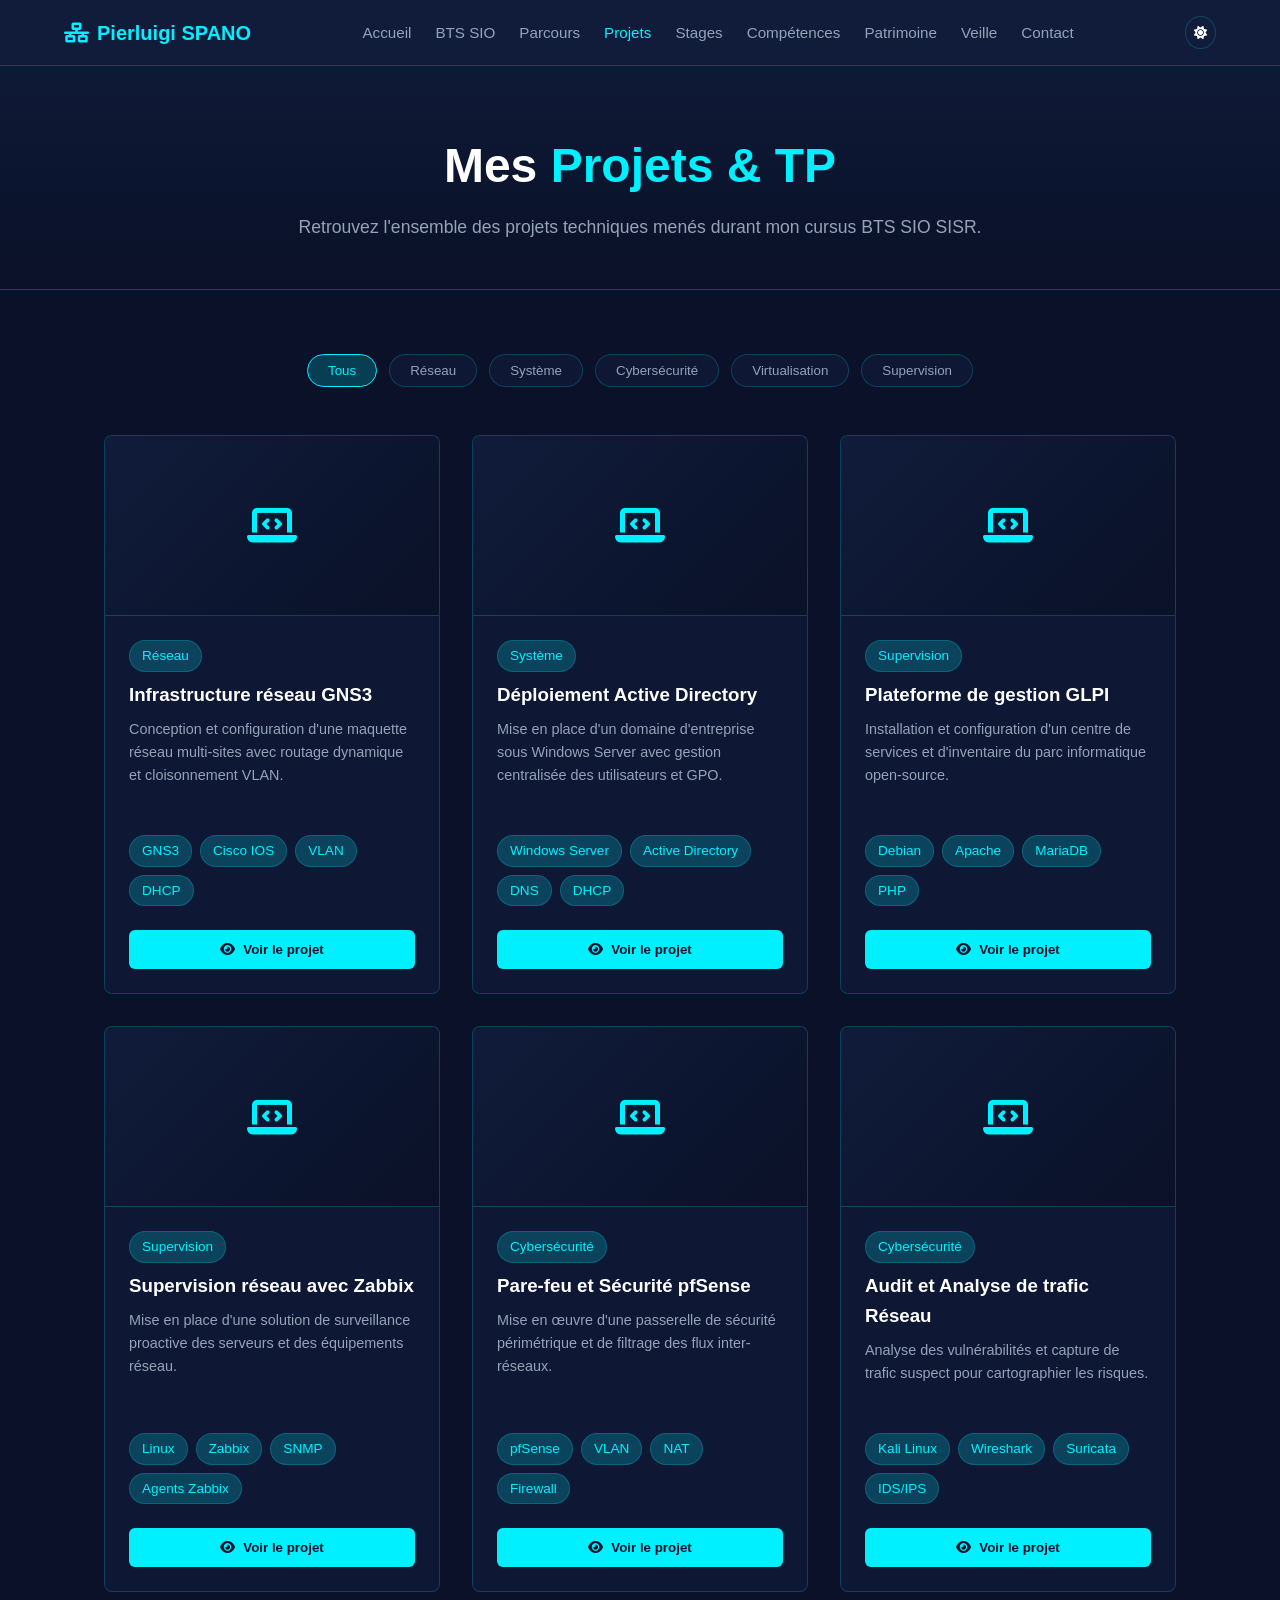
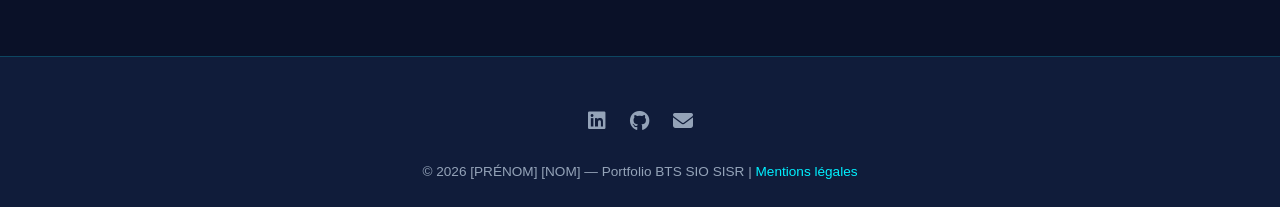
<file: projets.html>
<!DOCTYPE html>
<html lang="fr" data-theme="dark">
<head>
    <meta charset="UTF-8">
    <meta name="viewport" content="width=device-width, initial-scale=1.0">
    <meta name="description" content="Projets et réalisations professionnelles réalisés en BTS SIO option SISR.">
    <title>Projets | Portfolio BTS SIO SISR</title>
    <link rel="stylesheet" href="https://cdnjs.cloudflare.com/ajax/libs/font-awesome/6.4.0/css/all.min.css">
    <link rel="stylesheet" href="css/style.css">
    <link rel="stylesheet" href="css/responsive.css">
</head>
<body>

    <header>
        <nav class="navbar">
            <a href="index.html" class="nav-brand">
                <i class="fas fa-network-wired"></i> Pierluigi SPANO
            </a>
            <ul class="nav-menu">
                <li><a href="index.html" class="nav-link">Accueil</a></li>
                <li><a href="bts-sio.html" class="nav-link">BTS SIO</a></li>
                <li><a href="parcours.html" class="nav-link">Parcours</a></li>
                <li><a href="projets.html" class="nav-link">Projets</a></li>
                <li><a href="stages.html" class="nav-link">Stages</a></li>
                <li><a href="competences.html" class="nav-link">Compétences</a></li>
                <li><a href="patrimoine.html" class="nav-link">Patrimoine</a></li>
                <li><a href="veille.html" class="nav-link">Veille</a></li>
                <li><a href="contact.html" class="nav-link">Contact</a></li>
            </ul>
            <div class="nav-actions">
                <button class="theme-toggle" aria-label="Changer de thème"><i class="fas fa-sun"></i></button>
                <button class="hamburger" aria-label="Menu mobile"><i class="fas fa-bars"></i></button>
            </div>
        </nav>
    </header>

    <main>
        <section class="page-header">
            <h1>Mes <span>Projets & TP</span></h1>
            <p>Retrouvez l'ensemble des projets techniques menés durant mon cursus BTS SIO SISR.</p>
        </section>

        <div class="container">
            <!-- Boutons de filtrage -->
            <div class="filter-container">
                <button class="filter-btn active" data-filter="Tous">Tous</button>
                <button class="filter-btn" data-filter="Réseau">Réseau</button>
                <button class="filter-btn" data-filter="Système">Système</button>
                <button class="filter-btn" data-filter="Cybersécurité">Cybersécurité</button>
                <button class="filter-btn" data-filter="Virtualisation">Virtualisation</button>
                <button class="filter-btn" data-filter="Supervision">Supervision</button>
            </div>

            <!-- Grille dynamique des projets -->
            <div class="grid-3" id="projects-grid">
                <!-- Généré dynamiquement par projects.js -->
            </div>
        </div>

        <!-- Fenêtre Modale pour le détail d'un projet -->
        <div class="modal-overlay" id="project-modal">
            <div class="modal-container">
                <button class="modal-close" id="modal-close" aria-label="Fermer"><i class="fas fa-times"></i></button>
                <div class="modal-body" id="modal-body-content">
                    <!-- Contenu injecté dynamiquement -->
                </div>
            </div>
        </div>
    </main>

    <footer>
        <div class="footer-content">
            <div class="social-links">
                <a href="[LIEN LINKEDIN]" target="_blank" aria-label="LinkedIn"><i class="fab fa-linkedin"></i></a>
                <a href="[LIEN GITHUB]" target="_blank" aria-label="GitHub"><i class="fab fa-github"></i></a>
                <a href="mailto:[EMAIL]" aria-label="Email"><i class="fas fa-envelope"></i></a>
            </div>
            <p class="legal-notice">© 2026 [PRÉNOM] [NOM] — Portfolio BTS SIO SISR | <a href="contact.html" style="color: var(--accent-cyan); text-decoration: none;">Mentions légales</a></p>
        </div>
    </footer>

    <!-- Scripts -->
    <script src="js/main.js"></script>
    <script src="js/projects.js"></script>
</body>
</html>
</file>
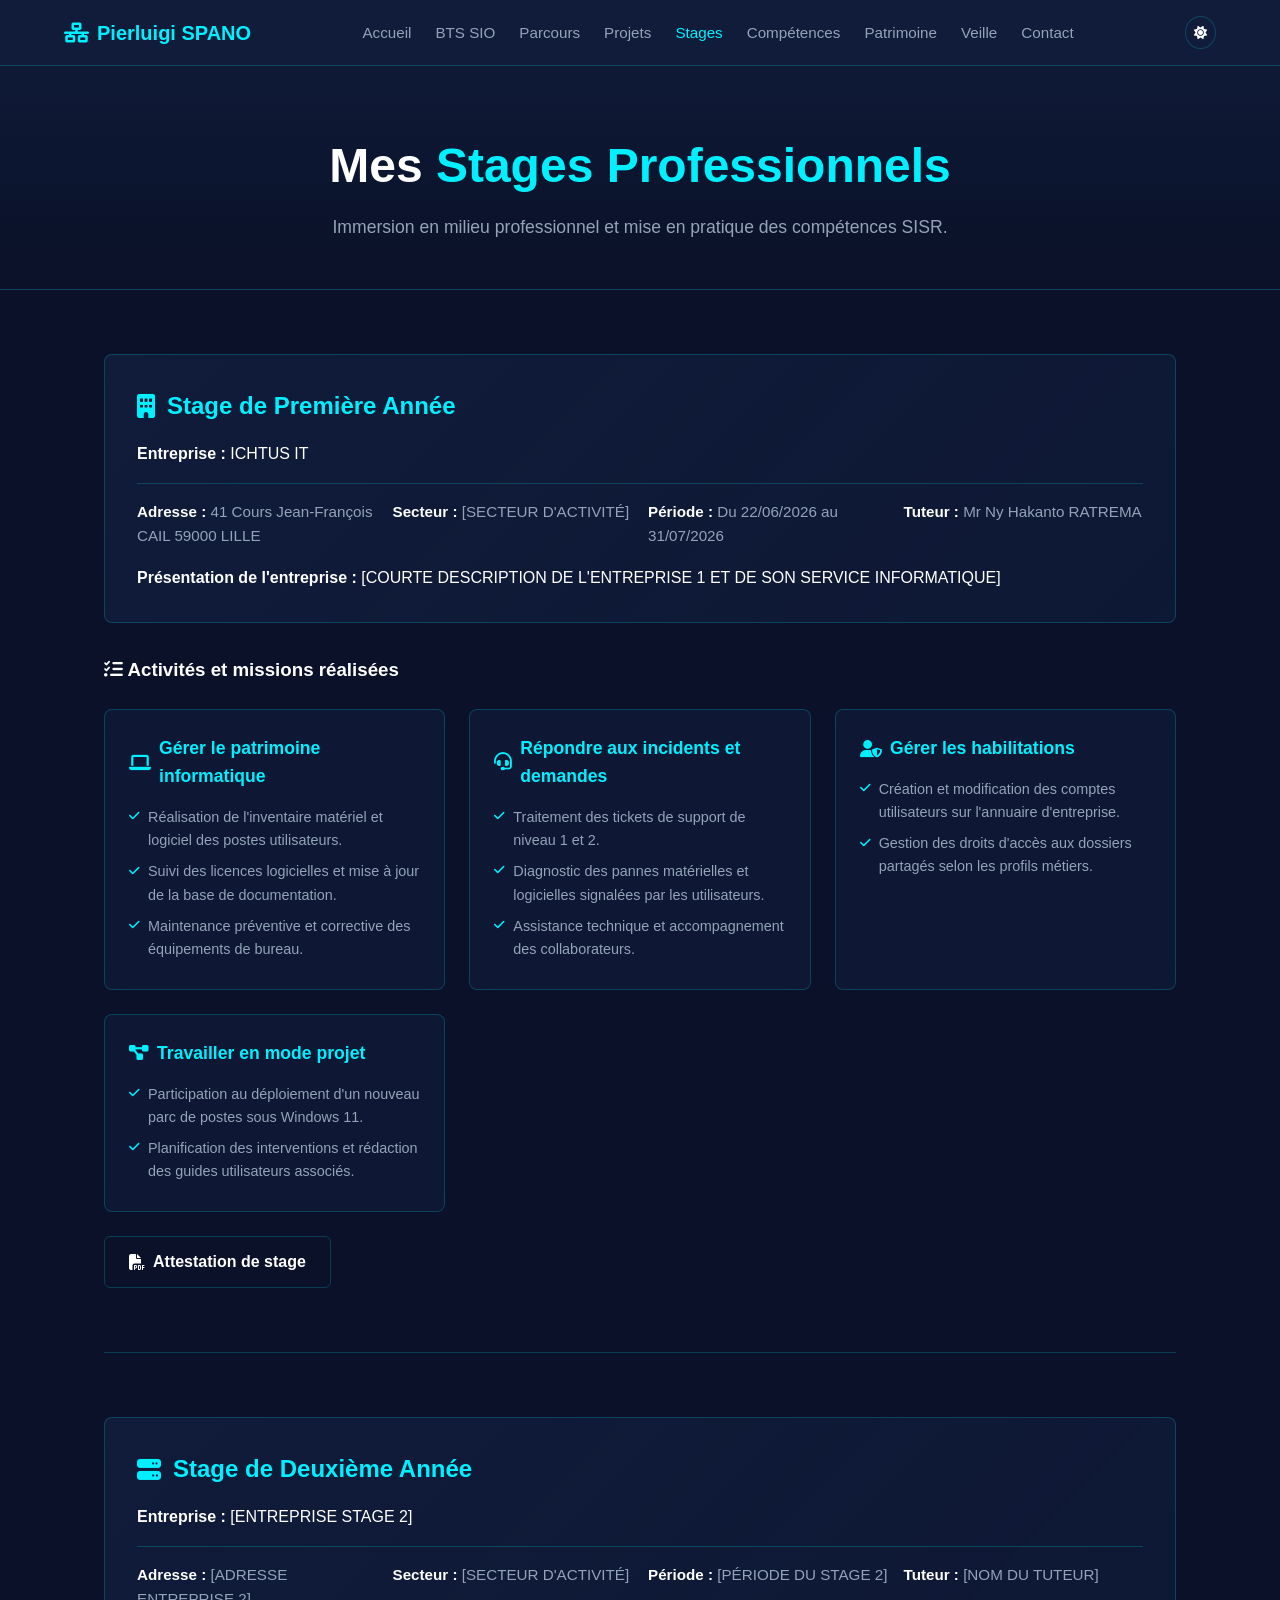
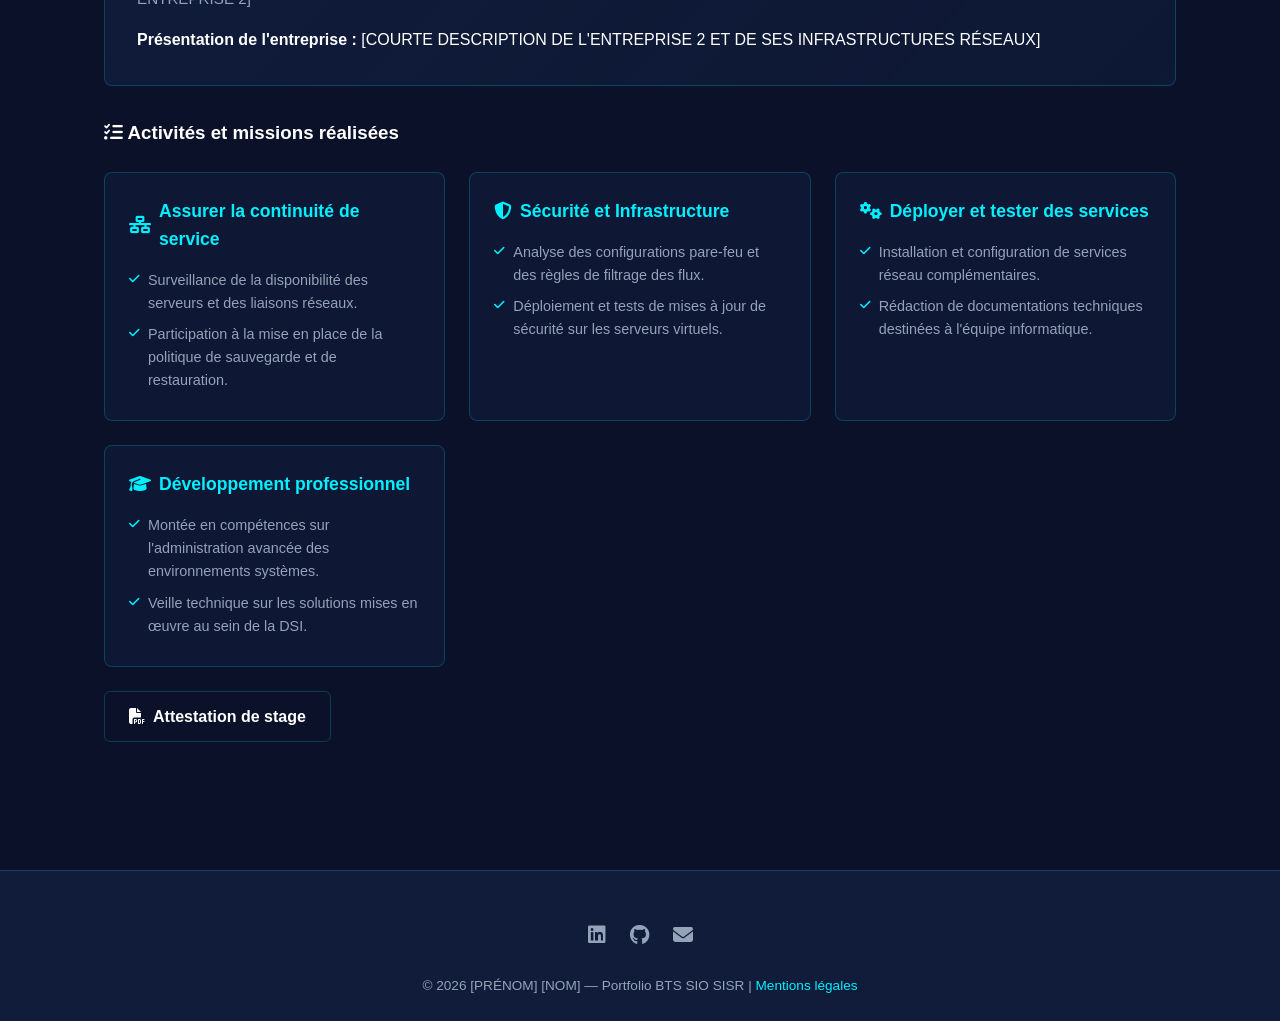
<file: stages.html>
<!DOCTYPE html>
<html lang="fr" data-theme="dark">
<head>
    <meta charset="UTF-8">
    <meta name="viewport" content="width=device-width, initial-scale=1.0">
    <meta name="description" content="Présentation des stages professionnels de première et deuxième année en BTS SIO SISR.">
    <title>Stages | Portfolio BTS SIO SISR</title>
    <link rel="stylesheet" href="https://cdnjs.cloudflare.com/ajax/libs/font-awesome/6.4.0/css/all.min.css">
    <link rel="stylesheet" href="css/style.css">
    <link rel="stylesheet" href="css/responsive.css">
</head>
<body>

    <header>
        <nav class="navbar">
            <a href="index.html" class="nav-brand">
                <i class="fas fa-network-wired"></i> Pierluigi SPANO
            </a>
            <ul class="nav-menu">
                <li><a href="index.html" class="nav-link">Accueil</a></li>
                <li><a href="bts-sio.html" class="nav-link">BTS SIO</a></li>
                <li><a href="parcours.html" class="nav-link">Parcours</a></li>
                <li><a href="projets.html" class="nav-link">Projets</a></li>
                <li><a href="stages.html" class="nav-link">Stages</a></li>
                <li><a href="competences.html" class="nav-link">Compétences</a></li>
                <li><a href="patrimoine.html" class="nav-link">Patrimoine</a></li>
                <li><a href="veille.html" class="nav-link">Veille</a></li>
                <li><a href="contact.html" class="nav-link">Contact</a></li>
            </ul>
            <div class="nav-actions">
                <button class="theme-toggle" aria-label="Changer de thème"><i class="fas fa-sun"></i></button>
                <button class="hamburger" aria-label="Menu mobile"><i class="fas fa-bars"></i></button>
            </div>
        </nav>
    </header>

    <main>
        <section class="page-header">
            <h1>Mes <span>Stages Professionnels</span></h1>
            <p>Immersion en milieu professionnel et mise en pratique des compétences SISR.</p>
        </section>

        <div class="container">
            <!-- STAGE DE PREMIÈRE ANNÉE -->
            <section class="stage-section">
                <div class="stage-header-box">
                    <h3><i class="fas fa-building"></i> Stage de Première Année</h3>
                    <p><strong>Entreprise :</strong> ICHTUS IT</p>
                    <div class="stage-meta">
                        <p><strong>Adresse :</strong> 41 Cours Jean-François CAIL 59000 LILLE</p>
                        <p><strong>Secteur :</strong> [SECTEUR D'ACTIVITÉ]</p>
                        <p><strong>Période :</strong> Du 22/06/2026 au 31/07/2026</p>
                        <p><strong>Tuteur :</strong> Mr Ny Hakanto RATREMA</p>
                    </div>
                    <div style="margin-top: 1rem;">
                        <p><strong>Présentation de l'entreprise :</strong> [COURTE DESCRIPTION DE L'ENTREPRISE 1 ET DE SON SERVICE INFORMATIQUE]</p>
                    </div>
                </div>

                <h3 style="margin-bottom: 1.5rem; color: var(--text-primary);"><i class="fas fa-tasks"></i> Activités et missions réalisées</h3>
                
                <div class="missions-container">
                    <!-- Mission 1 -->
                    <div class="mission-card">
                        <h4><i class="fas fa-laptop"></i> Gérer le patrimoine informatique</h4>
                        <ul>
                            <li><i class="fas fa-check"></i> Réalisation de l'inventaire matériel et logiciel des postes utilisateurs.</li>
                            <li><i class="fas fa-check"></i> Suivi des licences logicielles et mise à jour de la base de documentation.</li>
                            <li><i class="fas fa-check"></i> Maintenance préventive et corrective des équipements de bureau.</li>
                        </ul>
                    </div>

                    <!-- Mission 2 -->
                    <div class="mission-card">
                        <h4><i class="fas fa-headset"></i> Répondre aux incidents et demandes</h4>
                        <ul>
                            <li><i class="fas fa-check"></i> Traitement des tickets de support de niveau 1 et 2.</li>
                            <li><i class="fas fa-check"></i> Diagnostic des pannes matérielles et logicielles signalées par les utilisateurs.</li>
                            <li><i class="fas fa-check"></i> Assistance technique et accompagnement des collaborateurs.</li>
                        </ul>
                    </div>

                    <!-- Mission 3 -->
                    <div class="mission-card">
                        <h4><i class="fas fa-user-shield"></i> Gérer les habilitations</h4>
                        <ul>
                            <li><i class="fas fa-check"></i> Création et modification des comptes utilisateurs sur l'annuaire d'entreprise.</li>
                            <li><i class="fas fa-check"></i> Gestion des droits d'accès aux dossiers partagés selon les profils métiers.</li>
                        </ul>
                    </div>

                    <!-- Mission 4 -->
                    <div class="mission-card">
                        <h4><i class="fas fa-project-diagram"></i> Travailler en mode projet</h4>
                        <ul>
                            <li><i class="fas fa-check"></i> Participation au déploiement d'un nouveau parc de postes sous Windows 11.</li>
                            <li><i class="fas fa-check"></i> Planification des interventions et rédaction des guides utilisateurs associés.</li>
                        </ul>
                    </div>
                </div>

                <div style="margin-top: 1.5rem; display: flex; gap: 1rem; flex-wrap: wrap;">
                    <a href="documents/attestations/stage1-attestation.pdf" target="_blank" class="btn btn-secondary"><i class="fas fa-file-pdf"></i> Attestation de stage</a>
                </div>
            </section>

            <hr style="border: 0; border-top: 1px solid var(--border-color); margin: 4rem 0;">

            <!-- STAGE DE DEUXIÈME ANNÉE -->
            <section class="stage-section">
                <div class="stage-header-box">
                    <h3><i class="fas fa-server"></i> Stage de Deuxième Année</h3>
                    <p><strong>Entreprise :</strong> [ENTREPRISE STAGE 2]</p>
                    <div class="stage-meta">
                        <p><strong>Adresse :</strong> [ADRESSE ENTREPRISE 2]</p>
                        <p><strong>Secteur :</strong> [SECTEUR D'ACTIVITÉ]</p>
                        <p><strong>Période :</strong> [PÉRIODE DU STAGE 2]</p>
                        <p><strong>Tuteur :</strong> [NOM DU TUTEUR]</p>
                    </div>
                    <div style="margin-top: 1rem;">
                        <p><strong>Présentation de l'entreprise :</strong> [COURTE DESCRIPTION DE L'ENTREPRISE 2 ET DE SES INFRASTRUCTURES RÉSEAUX]</p>
                    </div>
                </div>

                <h3 style="margin-bottom: 1.5rem; color: var(--text-primary);"><i class="fas fa-tasks"></i> Activités et missions réalisées</h3>
                
                <div class="missions-container">
                    <!-- Mission 1 -->
                    <div class="mission-card">
                        <h4><i class="fas fa-network-wired"></i> Assurer la continuité de service</h4>
                        <ul>
                            <li><i class="fas fa-check"></i> Surveillance de la disponibilité des serveurs et des liaisons réseaux.</li>
                            <li><i class="fas fa-check"></i> Participation à la mise en place de la politique de sauvegarde et de restauration.</li>
                        </ul>
                    </div>

                    <!-- Mission 2 -->
                    <div class="mission-card">
                        <h4><i class="fas fa-shield-alt"></i> Sécurité et Infrastructure</h4>
                        <ul>
                            <li><i class="fas fa-check"></i> Analyse des configurations pare-feu et des règles de filtrage des flux.</li>
                            <li><i class="fas fa-check"></i> Déploiement et tests de mises à jour de sécurité sur les serveurs virtuels.</li>
                        </ul>
                    </div>

                    <!-- Mission 3 -->
                    <div class="mission-card">
                        <h4><i class="fas fa-cogs"></i> Déployer et tester des services</h4>
                        <ul>
                            <li><i class="fas fa-check"></i> Installation et configuration de services réseau complémentaires.</li>
                            <li><i class="fas fa-check"></i> Rédaction de documentations techniques destinées à l'équipe informatique.</li>
                        </ul>
                    </div>

                    <!-- Mission 4 -->
                    <div class="mission-card">
                        <h4><i class="fas fa-graduation-cap"></i> Développement professionnel</h4>
                        <ul>
                            <li><i class="fas fa-check"></i> Montée en compétences sur l'administration avancée des environnements systèmes.</li>
                            <li><i class="fas fa-check"></i> Veille technique sur les solutions mises en œuvre au sein de la DSI.</li>
                        </ul>
                    </div>
                </div>

                <div style="margin-top: 1.5rem; display: flex; gap: 1rem; flex-wrap: wrap;">
                    <a href="documents/attestations/stage2-attestation.pdf" target="_blank" class="btn btn-secondary"><i class="fas fa-file-pdf"></i> Attestation de stage</a>
                </div>
            </section>
        </div>
    </main>

    <footer>
        <div class="footer-content">
            <div class="social-links">
                <a href="[LIEN LINKEDIN]" target="_blank" aria-label="LinkedIn"><i class="fab fa-linkedin"></i></a>
                <a href="[LIEN GITHUB]" target="_blank" aria-label="GitHub"><i class="fab fa-github"></i></a>
                <a href="mailto:[EMAIL]" aria-label="Email"><i class="fas fa-envelope"></i></a>
            </div>
            <p class="legal-notice">© 2026 [PRÉNOM] [NOM] — Portfolio BTS SIO SISR | <a href="contact.html" style="color: var(--accent-cyan); text-decoration: none;">Mentions légales</a></p>
        </div>
    </footer>

    <script src="js/main.js"></script>
</body>
</html>
</file>
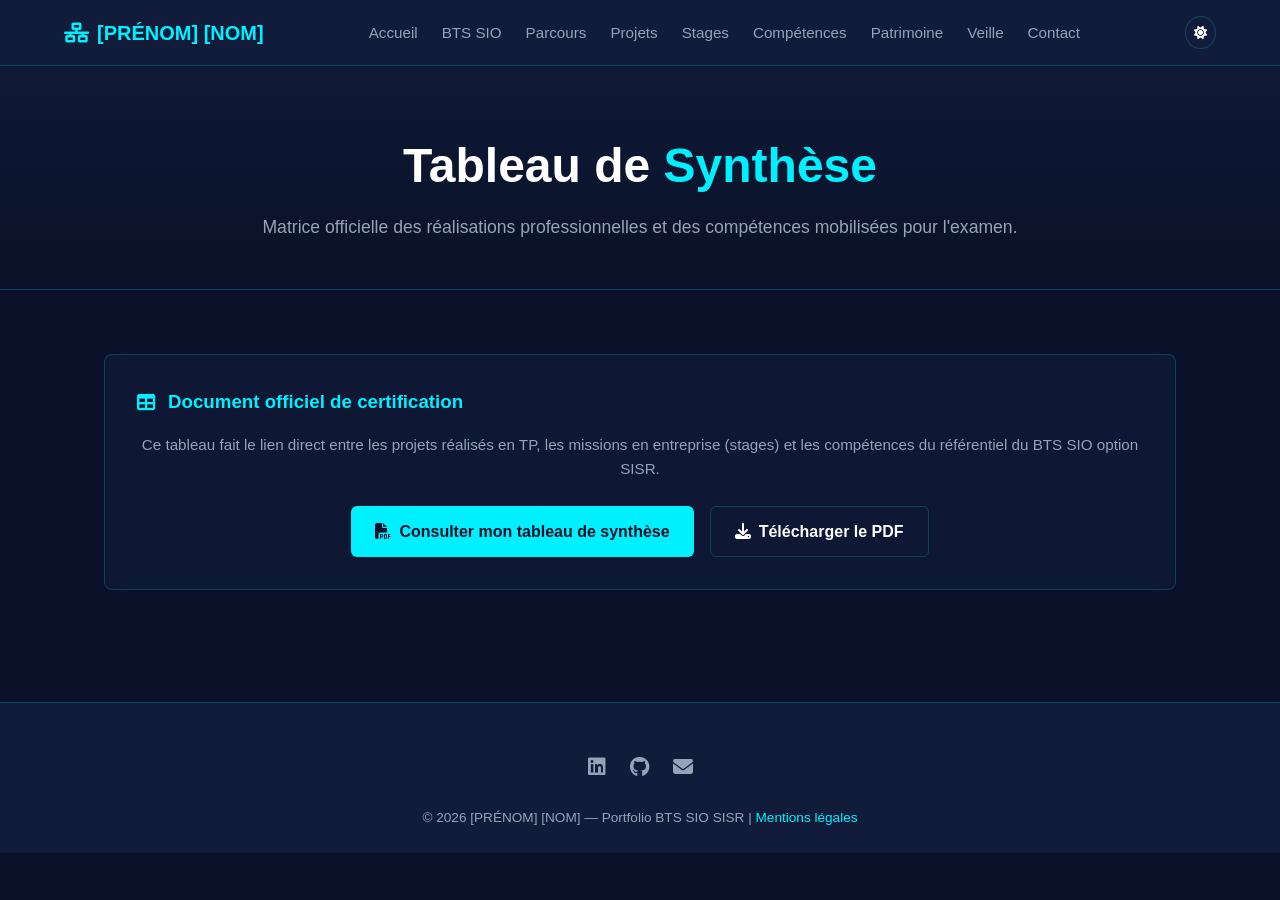
<file: tableau-synthese.html>
<!DOCTYPE html>
<html lang="fr" data-theme="dark">
<head>
    <meta charset="UTF-8">
    <meta name="viewport" content="width=device-width, initial-scale=1.0">
    <meta name="description" content="Tableau de synthèse des compétences du BTS SIO option SISR.">
    <title>Tableau de Synthèse | Portfolio BTS SIO SISR</title>
    <link rel="stylesheet" href="https://cdnjs.cloudflare.com/ajax/libs/font-awesome/6.4.0/css/all.min.css">
    <link rel="stylesheet" href="css/style.css">
    <link rel="stylesheet" href="css/responsive.css">
</head>
<body>

    <header>
        <nav class="navbar">
            <a href="index.html" class="nav-brand">
                <i class="fas fa-network-wired"></i> [PRÉNOM] [NOM]
            </a>
            <ul class="nav-menu">
                <li><a href="index.html" class="nav-link">Accueil</a></li>
                <li><a href="bts-sio.html" class="nav-link">BTS SIO</a></li>
                <li><a href="parcours.html" class="nav-link">Parcours</a></li>
                <li><a href="projets.html" class="nav-link">Projets</a></li>
                <li><a href="stages.html" class="nav-link">Stages</a></li>
                <li><a href="competences.html" class="nav-link">Compétences</a></li>
                <li><a href="patrimoine.html" class="nav-link">Patrimoine</a></li>
                <li><a href="veille.html" class="nav-link">Veille</a></li>
                <li><a href="contact.html" class="nav-link">Contact</a></li>
            </ul>
            <div class="nav-actions">
                <button class="theme-toggle" aria-label="Changer de thème"><i class="fas fa-sun"></i></button>
                <button class="hamburger" aria-label="Menu mobile"><i class="fas fa-bars"></i></button>
            </div>
        </nav>
    </header>

    <main>
        <section class="page-header">
            <h1>Tableau de <span>Synthèse</span></h1>
            <p>Matrice officielle des réalisations professionnelles et des compétences mobilisées pour l'examen.</p>
        </section>

        <div class="container">
            <div class="card" style="text-align: center; margin-bottom: 3rem;">
                <h3><i class="fas fa-table"></i> Document officiel de certification</h3>
                <p style="margin: 1rem 0;">Ce tableau fait le lien direct entre les projets réalisés en TP, les missions en entreprise (stages) et les compétences du référentiel du BTS SIO option SISR.</p>
                <div style="display: flex; gap: 1rem; justify-content: center; margin-top: 1.5rem; flex-wrap: wrap;">
                    <a href="documents/tableau-synthese.pdf" target="_blank" class="btn btn-primary"><i class="fas fa-file-pdf"></i> Consulter mon tableau de synthèse</a>
                    <a href="documents/tableau-synthese.pdf" download class="btn btn-secondary"><i class="fas fa-download"></i> Télécharger le PDF</a>
                </div>
            </div>
        </div>
    </main>

    <footer>
        <div class="footer-content">
            <div class="social-links">
                <a href="[LIEN LINKEDIN]" target="_blank" aria-label="LinkedIn"><i class="fab fa-linkedin"></i></a>
                <a href="[LIEN GITHUB]" target="_blank" aria-label="GitHub"><i class="fab fa-github"></i></a>
                <a href="mailto:[EMAIL]" aria-label="Email"><i class="fas fa-envelope"></i></a>
            </div>
            <p class="legal-notice">© 2026 [PRÉNOM] [NOM] — Portfolio BTS SIO SISR | <a href="contact.html" style="color: var(--accent-cyan); text-decoration: none;">Mentions légales</a></p>
        </div>
    </footer>

    <script src="js/main.js"></script>
</body>
</html>
</file>
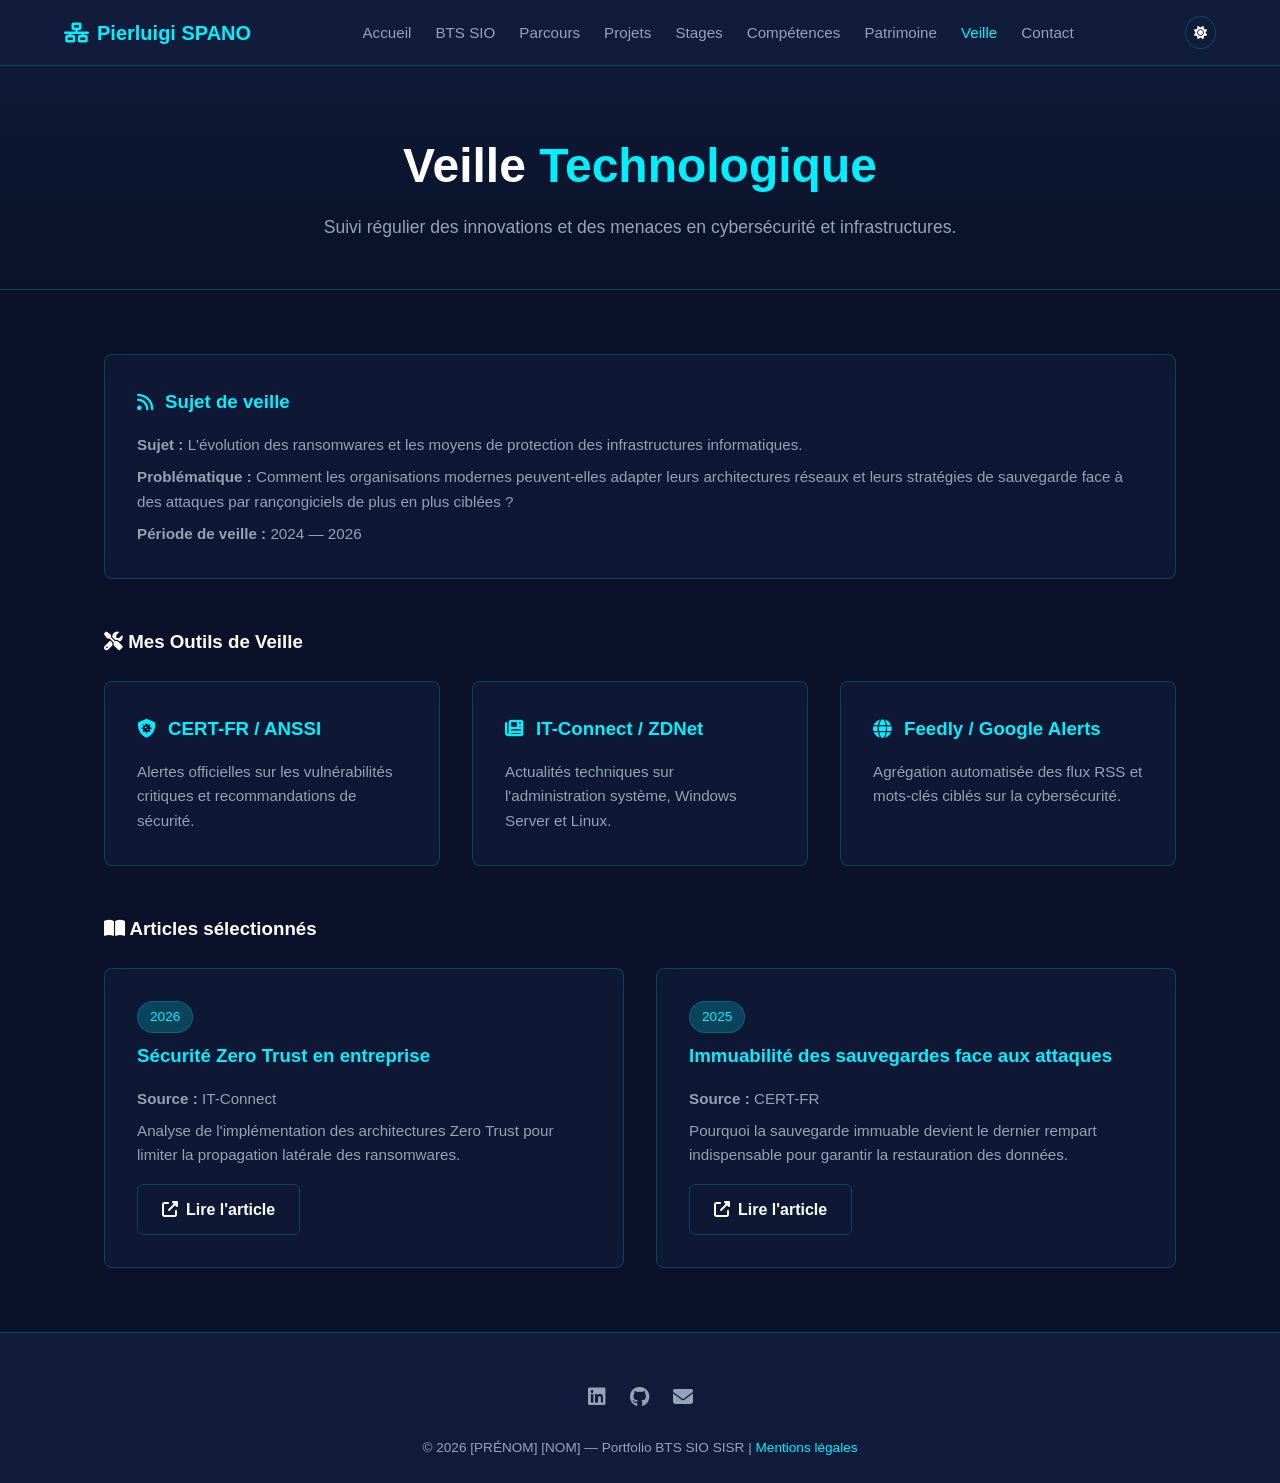
<file: veille.html>
<!DOCTYPE html>
<html lang="fr" data-theme="dark">
<head>
    <meta charset="UTF-8">
    <meta name="viewport" content="width=device-width, initial-scale=1.0">
    <meta name="description" content="Veille technologique et cybersécurité - BTS SIO SISR.">
    <title>Veille Technologique | Portfolio BTS SIO SISR</title>
    <link rel="stylesheet" href="https://cdnjs.cloudflare.com/ajax/libs/font-awesome/6.4.0/css/all.min.css">
    <link rel="stylesheet" href="css/style.css">
    <link rel="stylesheet" href="css/responsive.css">
</head>
<body>

    <header>
        <nav class="navbar">
            <a href="index.html" class="nav-brand">
                <i class="fas fa-network-wired"></i> Pierluigi SPANO
            </a>
            <ul class="nav-menu">
                <li><a href="index.html" class="nav-link">Accueil</a></li>
                <li><a href="bts-sio.html" class="nav-link">BTS SIO</a></li>
                <li><a href="parcours.html" class="nav-link">Parcours</a></li>
                <li><a href="projets.html" class="nav-link">Projets</a></li>
                <li><a href="stages.html" class="nav-link">Stages</a></li>
                <li><a href="competences.html" class="nav-link">Compétences</a></li>
                <li><a href="patrimoine.html" class="nav-link">Patrimoine</a></li>
                <li><a href="veille.html" class="nav-link">Veille</a></li>
                <li><a href="contact.html" class="nav-link">Contact</a></li>
            </ul>
            <div class="nav-actions">
                <button class="theme-toggle" aria-label="Changer de thème"><i class="fas fa-sun"></i></button>
                <button class="hamburger" aria-label="Menu mobile"><i class="fas fa-bars"></i></button>
            </div>
        </nav>
    </header>

    <main>
        <section class="page-header">
            <h1>Veille <span>Technologique</span></h1>
            <p>Suivi régulier des innovations et des menaces en cybersécurité et infrastructures.</p>
        </section>

        <div class="container">
            <div class="card" style="margin-bottom: 3rem;">
                <h3><i class="fas fa-rss"></i> Sujet de veille</h3>
                <p><strong>Sujet :</strong> L'évolution des ransomwares et les moyens de protection des infrastructures informatiques.</p>
                <p style="margin-top: 0.5rem;"><strong>Problématique :</strong> Comment les organisations modernes peuvent-elles adapter leurs architectures réseaux et leurs stratégies de sauvegarde face à des attaques par rançongiciels de plus en plus ciblées ?</p>
                <p style="margin-top: 0.5rem;"><strong>Période de veille :</strong> 2024 — 2026</p>
            </div>

            <h3 style="margin-bottom: 1.5rem; color: var(--text-primary);"><i class="fas fa-tools"></i> Mes Outils de Veille</h3>
            <div class="grid-3" style="margin-bottom: 3rem;">
                <div class="card">
                    <h3><i class="fas fa-shield-virus"></i> CERT-FR / ANSSI</h3>
                    <p>Alertes officielles sur les vulnérabilités critiques et recommandations de sécurité.</p>
                </div>
                <div class="card">
                    <h3><i class="fas fa-newspaper"></i> IT-Connect / ZDNet</h3>
                    <p>Actualités techniques sur l'administration système, Windows Server et Linux.</p>
                </div>
                <div class="card">
                    <h3><i class="fas fa-globe"></i> Feedly / Google Alerts</h3>
                    <p>Agrégation automatisée des flux RSS et mots-clés ciblés sur la cybersécurité.</p>
                </div>
            </div>

            <h3 style="margin-bottom: 1.5rem; color: var(--text-primary);"><i class="fas fa-book-open"></i> Articles sélectionnés</h3>
            <div class="grid-2">
                <div class="card">
                    <span class="badge" style="margin-bottom: 0.5rem; display: inline-block;">2026</span>
                    <h3>Sécurité Zero Trust en entreprise</h3>
                    <p><strong>Source :</strong> IT-Connect</p>
                    <p style="margin-top: 0.5rem;">Analyse de l'implémentation des architectures Zero Trust pour limiter la propagation latérale des ransomwares.</p>
                    <a href="#" target="_blank" class="btn btn-secondary" style="margin-top: 1rem;"><i class="fas fa-external-link-alt"></i> Lire l'article</a>
                </div>
                <div class="card">
                    <span class="badge" style="margin-bottom: 0.5rem; display: inline-block;">2025</span>
                    <h3>Immuabilité des sauvegardes face aux attaques</h3>
                    <p><strong>Source :</strong> CERT-FR</p>
                    <p style="margin-top: 0.5rem;">Pourquoi la sauvegarde immuable devient le dernier rempart indispensable pour garantir la restauration des données.</p>
                    <a href="#" target="_blank" class="btn btn-secondary" style="margin-top: 1rem;"><i class="fas fa-external-link-alt"></i> Lire l'article</a>
                </div>
            </div>
        </div>
    </main>

    <footer>
        <div class="footer-content">
            <div class="social-links">
                <a href="[LIEN LINKEDIN]" target="_blank" aria-label="LinkedIn"><i class="fab fa-linkedin"></i></a>
                <a href="[LIEN GITHUB]" target="_blank" aria-label="GitHub"><i class="fab fa-github"></i></a>
                <a href="mailto:[EMAIL]" aria-label="Email"><i class="fas fa-envelope"></i></a>
            </div>
            <p class="legal-notice">© 2026 [PRÉNOM] [NOM] — Portfolio BTS SIO SISR | <a href="contact.html" style="color: var(--accent-cyan); text-decoration: none;">Mentions légales</a></p>
        </div>
    </footer>

    <script src="js/main.js"></script>
</body>
</html>
</file>
<file: css/style.css>
:root {
    --bg-primary: #0a1128;
    --bg-secondary: #101c3a;
    --bg-card: rgba(16, 28, 58, 0.7);
    --text-primary: #ffffff;
    --text-secondary: #94a3b8;
    --accent-cyan: #00f0ff;
    --accent-blue: #3b82f6;
    --accent-glow: rgba(0, 240, 255, 0.2);
    --border-color: rgba(0, 240, 255, 0.2);
    --transition: all 0.3s ease;
}

[data-theme="light"] {
    --bg-primary: #f8fafc;
    --bg-secondary: #ffffff;
    --bg-card: rgba(255, 255, 255, 0.9);
    --text-primary: #0f172a;
    --text-secondary: #475569;
    --accent-cyan: #0284c7;
    --accent-blue: #2563eb;
    --accent-glow: rgba(2, 132, 199, 0.15);
    --border-color: rgba(2, 132, 199, 0.2);
}

* {
    margin: 0;
    padding: 0;
    box-sizing: border-box;
}

html {
    scroll-behavior: smooth;
}

body {
    font-family: 'Segoe UI', Roboto, Helvetica, Arial, sans-serif;
    background-color: var(--bg-primary);
    color: var(--text-primary);
    line-height: 1.6;
    transition: background-color 0.3s ease, color 0.3s ease;
}

/* Navbar */
.navbar {
    position: fixed;
    top: 0;
    left: 0;
    width: 100%;
    background-color: var(--bg-secondary);
    backdrop-filter: blur(10px);
    border-bottom: 1px solid var(--border-color);
    display: flex;
    justify-content: space-between;
    align-items: center;
    padding: 1rem 5%;
    z-index: 1000;
}

.nav-brand {
    font-size: 1.25rem;
    font-weight: 700;
    color: var(--accent-cyan);
    text-decoration: none;
    display: flex;
    align-items: center;
    gap: 0.5rem;
}

.nav-menu {
    display: flex;
    list-style: none;
    gap: 1.5rem;
    align-items: center;
}

.nav-link {
    color: var(--text-secondary);
    text-decoration: none;
    font-size: 0.95rem;
    font-weight: 500;
    transition: var(--transition);
}

.nav-link:hover, .nav-link.active {
    color: var(--accent-cyan);
}

.nav-actions {
    display: flex;
    align-items: center;
    gap: 1rem;
}

.theme-toggle {
    background: none;
    border: 1px solid var(--border-color);
    color: var(--text-primary);
    padding: 0.5rem;
    border-radius: 50%;
    cursor: pointer;
    transition: var(--transition);
}

.theme-toggle:hover {
    background-color: var(--accent-glow);
    color: var(--accent-cyan);
}

.hamburger {
    display: none;
    cursor: pointer;
    background: none;
    border: none;
    color: var(--text-primary);
    font-size: 1.5rem;
}

/* Hero Section */
.hero {
    min-height: 100vh;
    display: flex;
    align-items: center;
    justify-content: center;
    padding: 8rem 5% 4rem 5%;
    position: relative;
    overflow: hidden;
}

.hero-content {
    max-width: 800px;
    text-align: center;
    z-index: 2;
}

.hero h1 {
    font-size: clamp(2.5rem, 5vw, 4rem);
    font-weight: 800;
    margin-bottom: 1rem;
}

.hero h1 span {
    color: var(--accent-cyan);
}

.hero p {
    font-size: clamp(1rem, 2vw, 1.25rem);
    color: var(--text-secondary);
    margin-bottom: 2rem;
}

.hero-buttons {
    display: flex;
    gap: 1rem;
    justify-content: center;
    flex-wrap: wrap;
}

.btn {
    display: inline-flex;
    align-items: center;
    gap: 0.5rem;
    padding: 0.75rem 1.5rem;
    border-radius: 0.375rem;
    font-weight: 600;
    text-decoration: none;
    transition: var(--transition);
    cursor: pointer;
}

.btn-primary {
    background-color: var(--accent-cyan);
    color: #0a1128;
    border: none;
}

.btn-primary:hover {
    box-shadow: 0 0 15px var(--accent-glow);
    transform: translateY(-2px);
}

.btn-secondary {
    background-color: transparent;
    color: var(--text-primary);
    border: 1px solid var(--border-color);
}

.btn-secondary:hover {
    border-color: var(--accent-cyan);
    background-color: var(--accent-glow);
}

/* Footer */
footer {
    background-color: var(--bg-secondary);
    border-top: 1px solid var(--border-color);
    padding: 3rem 5% 1.5rem 5%;
    text-align: center;
}

.footer-content {
    display: flex;
    flex-direction: column;
    align-items: center;
    gap: 1.5rem;
    max-width: 1200px;
    margin: 0 auto;
}

.social-links {
    display: flex;
    gap: 1.5rem;
    font-size: 1.25rem;
}

.social-links a {
    color: var(--text-secondary);
    transition: var(--transition);
}

.social-links a:hover {
    color: var(--accent-cyan);
}

.legal-notice {
    font-size: 0.85rem;
    color: var(--text-secondary);
}
/* Pages Global Layout */
.page-header {
    padding: 8rem 5% 3rem 5%;
    text-align: center;
    background: linear-gradient(to bottom, var(--bg-secondary), var(--bg-primary));
    border-bottom: 1px solid var(--border-color);
}

.page-header h1 {
    font-size: clamp(2rem, 4vw, 3rem);
    margin-bottom: 0.5rem;
    color: var(--text-primary);
}

.page-header h1 span {
    color: var(--accent-cyan);
}

.page-header p {
    color: var(--text-secondary);
    font-size: 1.1rem;
}

.container {
    max-width: 1200px;
    margin: 0 auto;
    padding: 4rem 5%;
}

/* Grids & Cards */
.grid-2 {
    display: grid;
    grid-template-columns: repeat(auto-fit, minmax(300px, 1fr));
    gap: 2rem;
}

.grid-3 {
    display: grid;
    grid-template-columns: repeat(auto-fit, minmax(280px, 1fr));
    gap: 2rem;
}

.card {
    background-color: var(--bg-card);
    border: 1px solid var(--border-color);
    border-radius: 0.5rem;
    padding: 2rem;
    backdrop-filter: blur(10px);
    transition: var(--transition);
}

.card:hover {
    border-color: var(--accent-cyan);
    transform: translateY(-5px);
    box-shadow: 0 10px 30px var(--accent-glow);
}

.card h3 {
    margin-bottom: 1rem;
    color: var(--accent-cyan);
    display: flex;
    align-items: center;
    gap: 0.75rem;
}

.card p, .card ul {
    color: var(--text-secondary);
    font-size: 0.95rem;
}

.card ul {
    list-style-type: none;
    padding-left: 0;
    margin-top: 1rem;
}

.card ul li {
    padding: 0.3rem 0;
    display: flex;
    align-items: center;
    gap: 0.5rem;
}

.card ul li i {
    color: var(--accent-cyan);
    font-size: 0.8rem;
}

/* Badges & Levels */
.badge-container {
    display: flex;
    flex-wrap: wrap;
    gap: 0.5rem;
    margin-top: 1.5rem;
}

.badge {
    background-color: var(--accent-glow);
    color: var(--accent-cyan);
    border: 1px solid var(--border-color);
    padding: 0.25rem 0.75rem;
    border-radius: 50px;
    font-size: 0.85rem;
    font-weight: 500;
}

.level-tag {
    display: inline-block;
    margin-top: 1rem;
    font-size: 0.8rem;
    text-transform: uppercase;
    letter-spacing: 1px;
    color: var(--accent-cyan);
    font-weight: 700;
}

/* Timeline */
.timeline {
    position: relative;
    max-width: 800px;
    margin: 0 auto;
    padding: 2rem 0;
}

.timeline::after {
    content: '';
    position: absolute;
    width: 2px;
    background-color: var(--border-color);
    top: 0;
    bottom: 0;
    left: 50%;
    transform: translateX(-50%);
}

.timeline-item {
    padding: 10px 40px;
    position: relative;
    background-color: inherit;
    width: 50%;
}

.timeline-item::after {
    content: '';
    position: absolute;
    width: 16px;
    height: 16px;
    right: -8px;
    background-color: var(--bg-primary);
    border: 3px solid var(--accent-cyan);
    top: 20px;
    border-radius: 50%;
    z-index: 1;
}

.timeline-item.left {
    left: 0;
    text-align: right;
}

.timeline-item.right {
    left: 50%;
    text-align: left;
}

.timeline-item.right::after {
    left: -8px;
}

.timeline-content {
    padding: 1.5rem;
    background-color: var(--bg-card);
    border: 1px solid var(--border-color);
    border-radius: 0.5rem;
    backdrop-filter: blur(10px);
}

.timeline-content h3 {
    color: var(--accent-cyan);
    margin-bottom: 0.5rem;
}

.timeline-content span {
    font-size: 0.85rem;
    color: var(--text-secondary);
    display: block;
    margin-bottom: 0.75rem;
    font-weight: 600;
}

@media screen and (max-width: 768px) {
    .timeline::after {
        left: 31px;
    }
    .timeline-item {
        width: 100%;
        padding-left: 70px;
        padding-right: 25px;
        text-align: left !important;
    }
    .timeline-item.right {
        left: 0%;
    }
    .timeline-item::after {
        left: 23px !important;
    }
}
/* Filtres de projets */
.filter-container {
    display: flex;
    justify-content: center;
    flex-wrap: wrap;
    gap: 0.75rem;
    margin-bottom: 3rem;
}

.filter-btn {
    background-color: var(--bg-card);
    border: 1px solid var(--border-color);
    color: var(--text-secondary);
    padding: 0.5rem 1.25rem;
    border-radius: 50px;
    cursor: pointer;
    font-weight: 500;
    transition: var(--transition);
}

.filter-btn:hover, .filter-btn.active {
    background-color: var(--accent-glow);
    color: var(--accent-cyan);
    border-color: var(--accent-cyan);
}

/* Grille Projets */
.project-card {
    background-color: var(--bg-card);
    border: 1px solid var(--border-color);
    border-radius: 0.5rem;
    overflow: hidden;
    display: flex;
    flex-direction: column;
    transition: var(--transition);
}

.project-card:hover {
    border-color: var(--accent-cyan);
    transform: translateY(-5px);
    box-shadow: 0 10px 30px var(--accent-glow);
}

.project-img-placeholder {
    height: 180px;
    background: linear-gradient(135deg, var(--bg-secondary), var(--bg-primary));
    display: flex;
    align-items: center;
    justify-content: center;
    color: var(--accent-cyan);
    font-size: 2.5rem;
    border-bottom: 1px solid var(--border-color);
}

.project-content {
    padding: 1.5rem;
    display: flex;
    flex-direction: column;
    flex-grow: 1;
}

.project-content h3 {
    color: var(--text-primary);
    margin-bottom: 0.5rem;
}

.project-content p {
    color: var(--text-secondary);
    font-size: 0.9rem;
    margin-bottom: 1.5rem;
    flex-grow: 1;
}

/* Modale Projet */
.modal-overlay {
    position: fixed;
    top: 0;
    left: 0;
    width: 100%;
    height: 100%;
    background-color: rgba(10, 17, 40, 0.85);
    backdrop-filter: blur(5px);
    display: flex;
    align-items: center;
    justify-content: center;
    z-index: 2000;
    opacity: 0;
    visibility: hidden;
    transition: var(--transition);
    padding: 2rem;
}

.modal-overlay.active {
    opacity: 1;
    visibility: visible;
}

.modal-container {
    background-color: var(--bg-secondary);
    border: 1px solid var(--accent-cyan);
    border-radius: 0.5rem;
    max-width: 800px;
    width: 100%;
    max-height: 90vh;
    overflow-y: auto;
    padding: 2.5rem;
    position: relative;
    box-shadow: 0 0 40px var(--accent-glow);
}

.modal-close {
    position: absolute;
    top: 1.5rem;
    right: 1.5rem;
    background: none;
    border: none;
    color: var(--text-secondary);
    font-size: 1.5rem;
    cursor: pointer;
    transition: var(--transition);
}

.modal-close:hover {
    color: var(--accent-cyan);
}

.modal-body h2 {
    color: var(--accent-cyan);
    margin-bottom: 1rem;
}

.modal-body h4 {
    color: var(--text-primary);
    margin-top: 1.5rem;
    margin-bottom: 0.5rem;
    border-left: 3px solid var(--accent-cyan);
    padding-left: 0.5rem;
}

.modal-body p, .modal-body ul {
    color: var(--text-secondary);
    font-size: 0.95rem;
}

.modal-body ul {
    padding-left: 1.2rem;
}
/* Stages Layout */
.stage-section {
    margin-bottom: 4rem;
}

.stage-header-box {
    background: linear-gradient(135deg, var(--bg-secondary), var(--bg-card));
    border: 1px solid var(--border-color);
    border-radius: 0.5rem;
    padding: 2rem;
    margin-bottom: 2rem;
}

.stage-header-box h3 {
    color: var(--accent-cyan);
    font-size: 1.5rem;
    margin-bottom: 1rem;
    display: flex;
    align-items: center;
    gap: 0.75rem;
}

.stage-meta {
    display: grid;
    grid-template-columns: repeat(auto-fit, minmax(220px, 1fr));
    gap: 1rem;
    margin-top: 1rem;
    padding-top: 1rem;
    border-top: 1px solid var(--border-color);
}

.stage-meta p {
    color: var(--text-secondary);
    font-size: 0.95rem;
}

.stage-meta p strong {
    color: var(--text-primary);
}

/* Missions grid */
.missions-container {
    display: grid;
    grid-template-columns: repeat(auto-fit, minmax(320px, 1fr));
    gap: 1.5rem;
}

.mission-card {
    background-color: var(--bg-card);
    border: 1px solid var(--border-color);
    border-radius: 0.5rem;
    padding: 1.5rem;
    backdrop-filter: blur(10px);
}

.mission-card h4 {
    color: var(--accent-cyan);
    margin-bottom: 0.75rem;
    font-size: 1.1rem;
    display: flex;
    align-items: center;
    gap: 0.5rem;
}

.mission-card ul {
    list-style-type: none;
    padding-left: 0;
}

.mission-card ul li {
    color: var(--text-secondary);
    font-size: 0.9rem;
    padding: 0.25rem 0;
    display: flex;
    align-items: flex-start;
    gap: 0.5rem;
}

.mission-card ul li i {
    color: var(--accent-cyan);
    margin-top: 4px;
    font-size: 0.75rem;
}
</file>
<file: css/responsive.css>
@media (max-width: 968px) {
    .hamburger {
        display: block;
    }

    .nav-menu {
        position: fixed;
        top: 70px;
        left: -100%;
        width: 100%;
        height: calc(100vh - 70px);
        background-color: var(--bg-secondary);
        flex-direction: column;
        justify-content: center;
        align-items: center;
        transition: var(--transition);
        border-top: 1px solid var(--border-color);
    }

    .nav-menu.active {
        left: 0;
    }

    .hero-buttons {
        flex-direction: column;
        align-items: stretch;
    }
}
</file>
